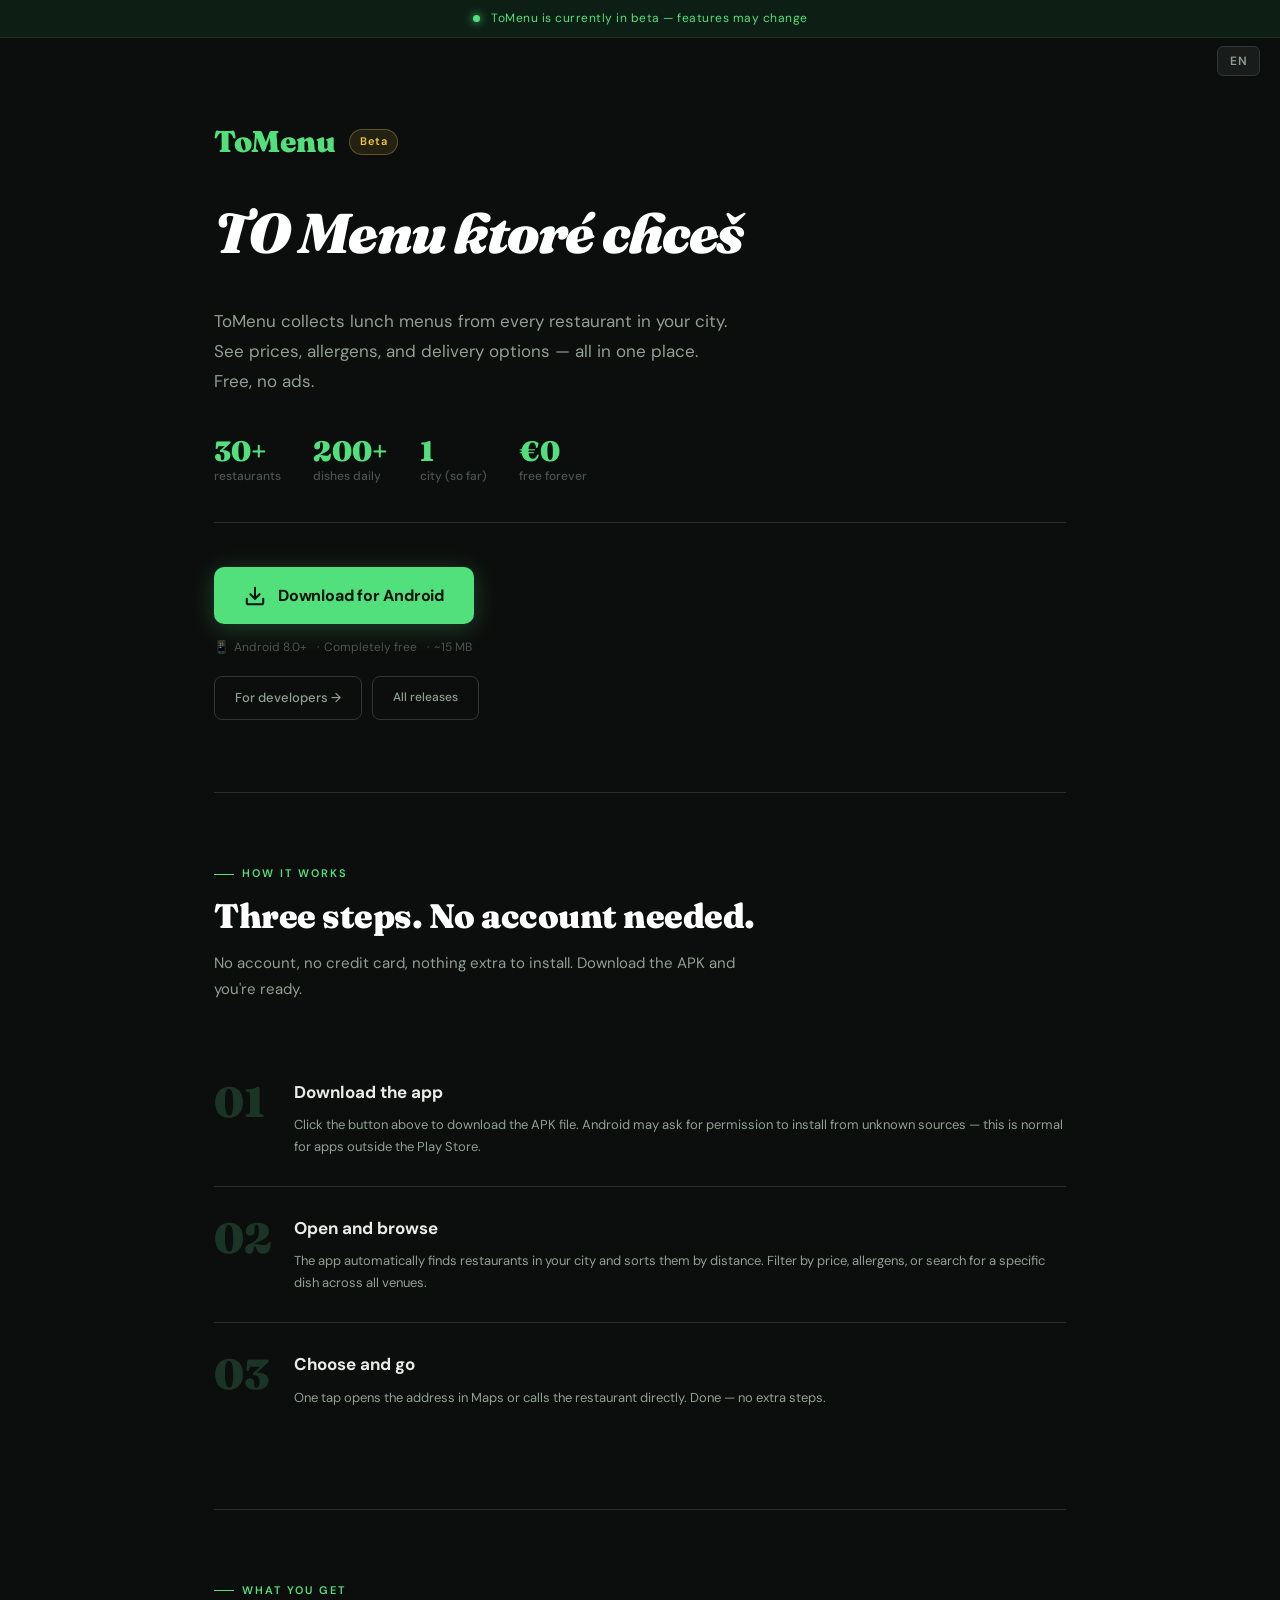
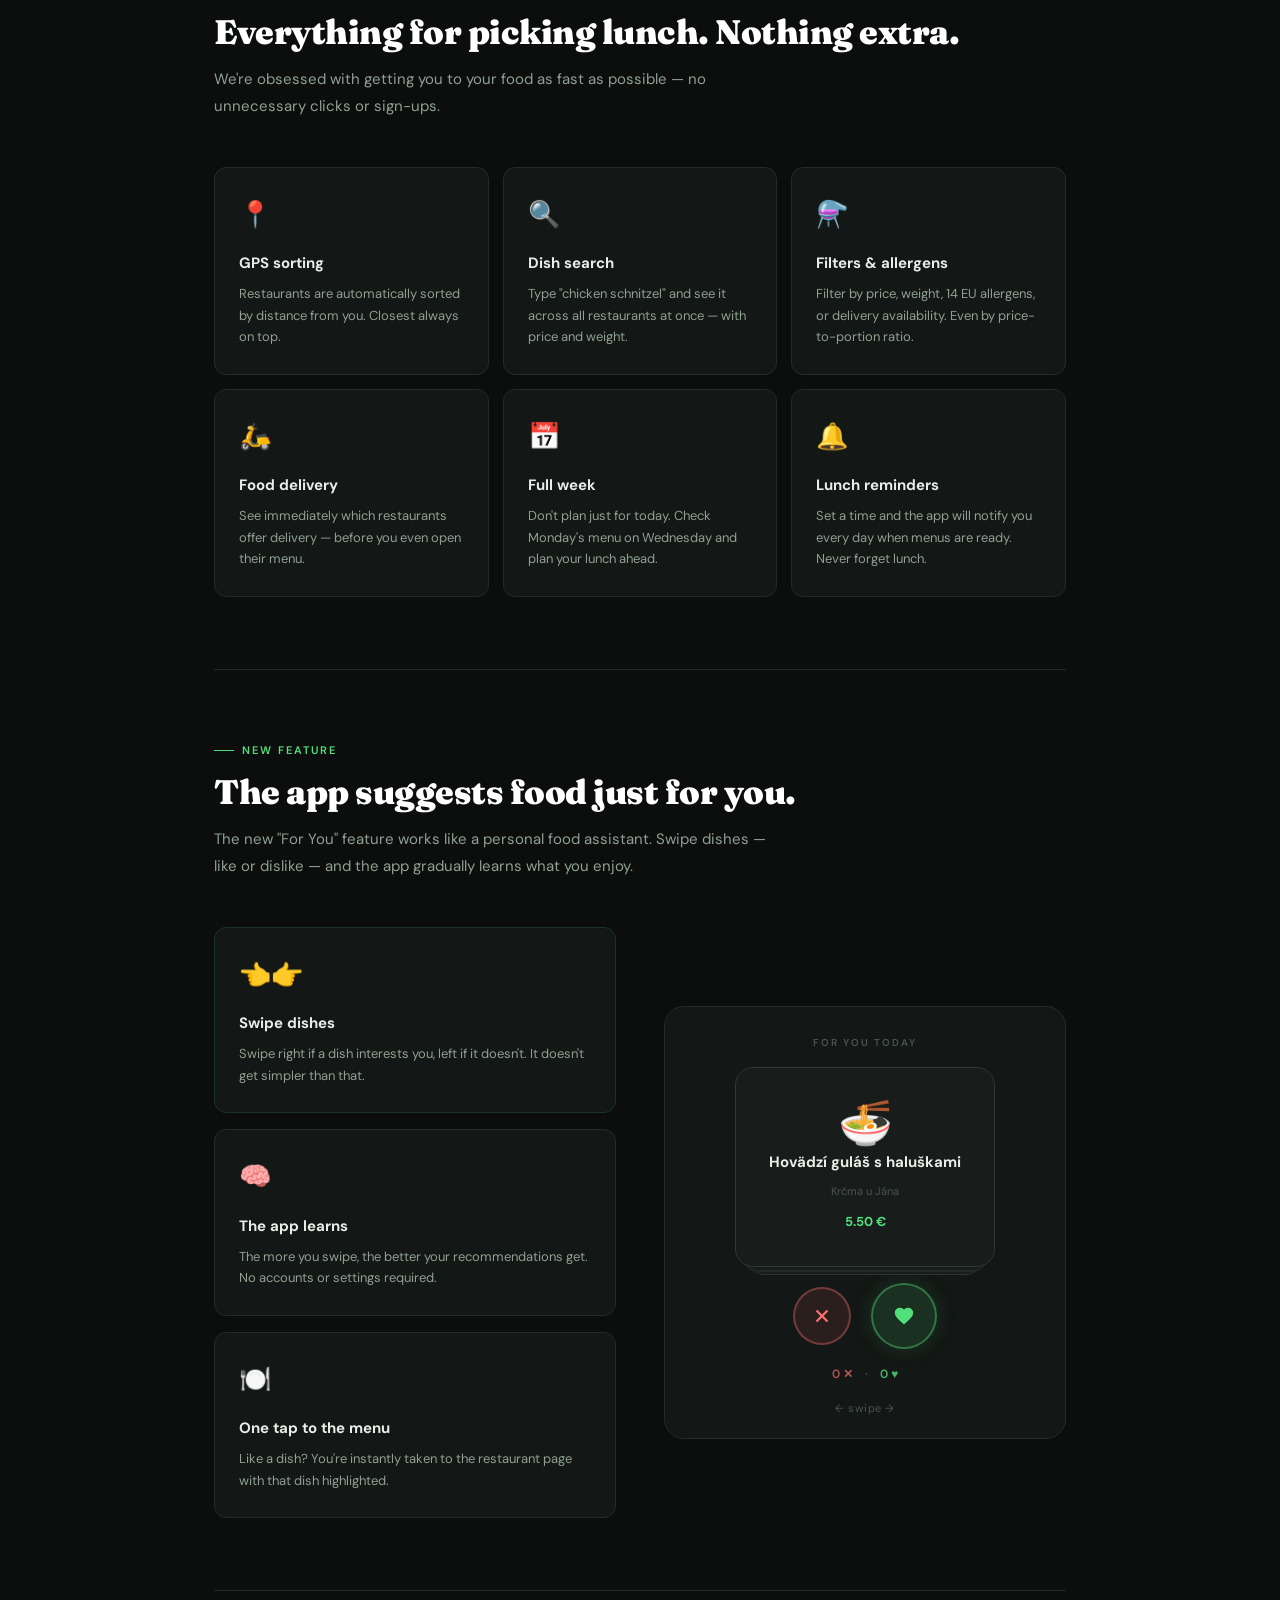
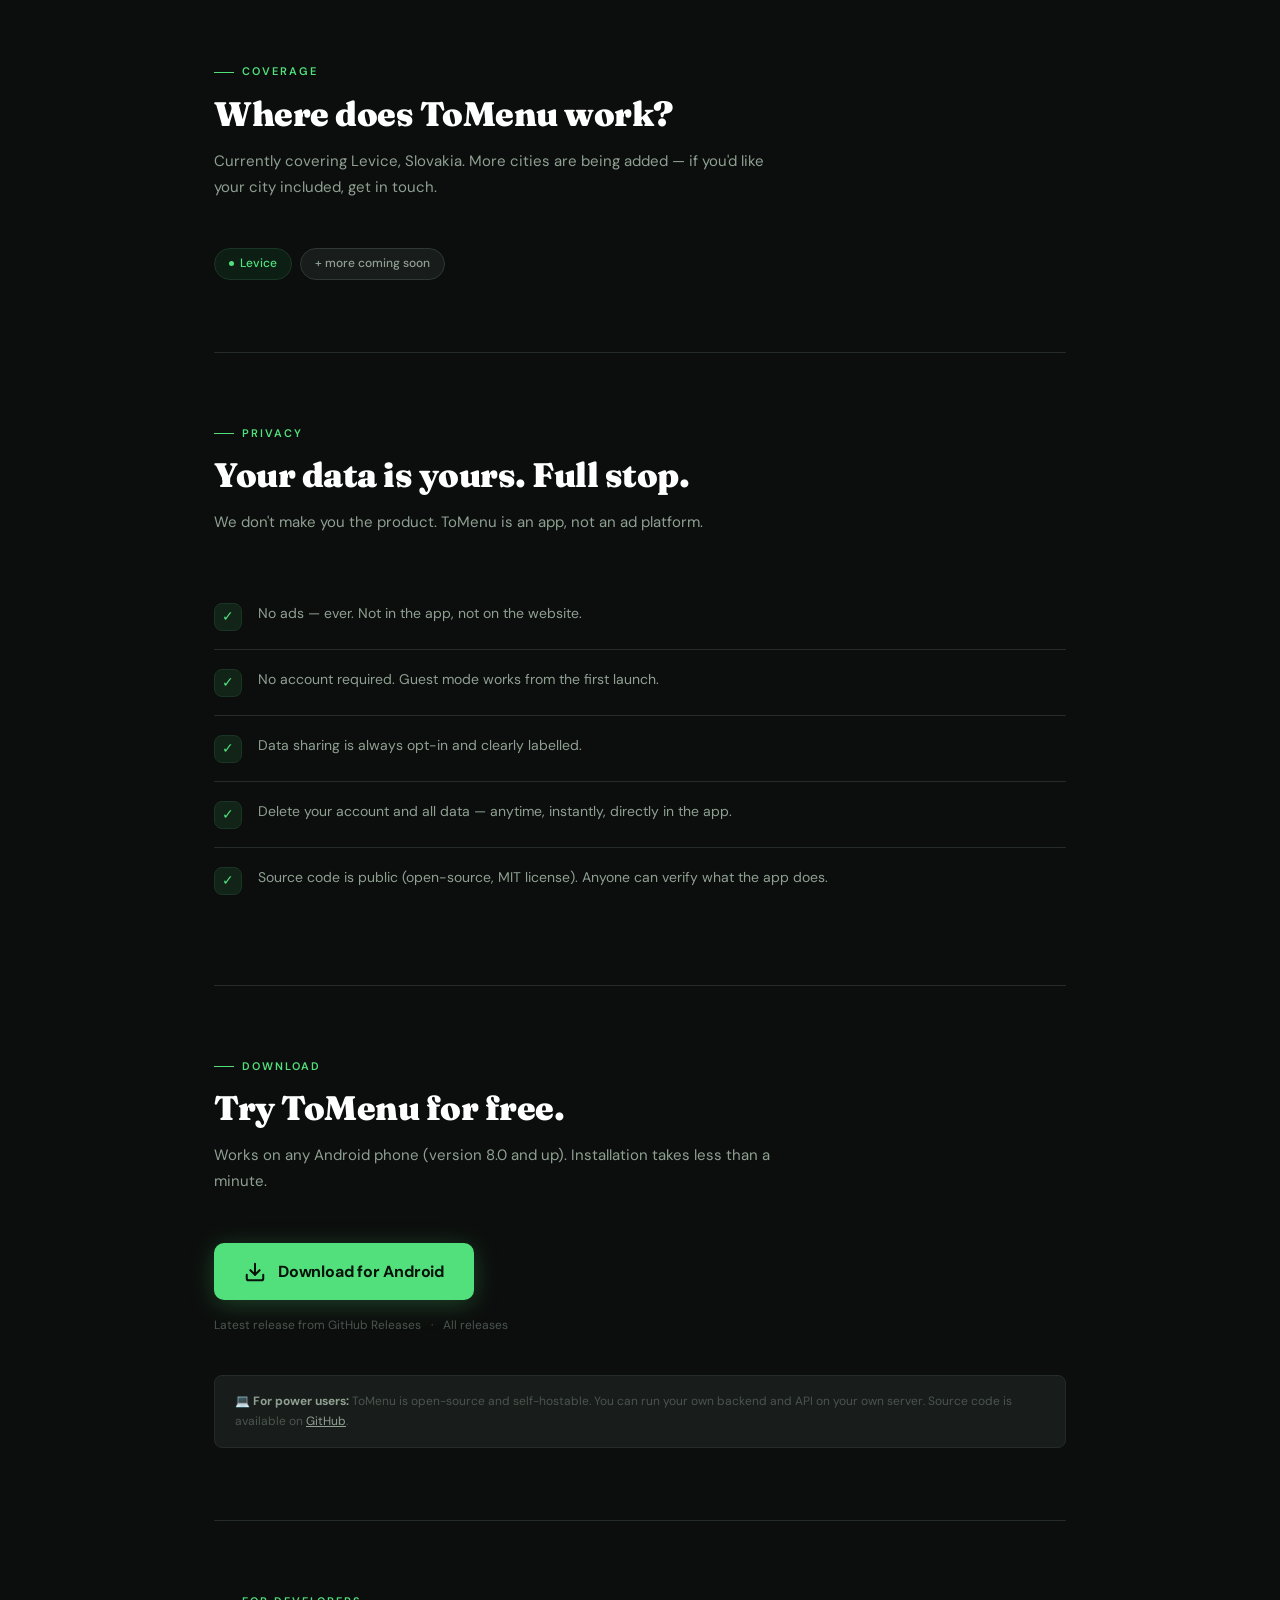
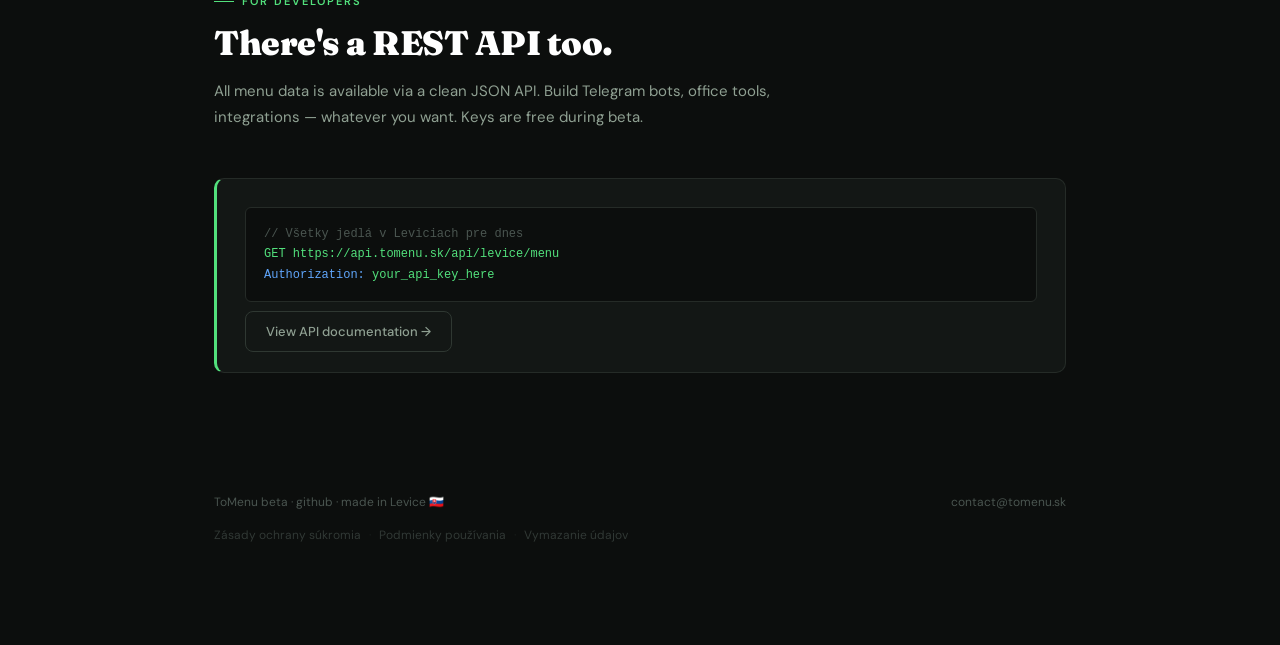
<file: index.html>
<!DOCTYPE html>
<html lang="sk">
<head>
<meta charset="UTF-8">
<meta name="viewport" content="width=device-width, initial-scale=1.0">
<title>ToMenu — Obedové menu všetkých reštaurácií na jednom mieste</title>
<meta name="description" content="ToMenu zbiera obedové menu reštaurácií z celého Slovenska do jednej aplikácie. GPS triedenie, pokročilé filtre, bez reklám, zadarmo. Stiahni APK pre Android.">
<meta name="keywords" content="obedové menu, reštaurácie, obed, Levice, Slovensko, ToMenu, lunch menu, jedálny lístok">
<meta name="author" content="ToMenu">
<meta name="robots" content="index, follow">
<link rel="canonical" href="https://tomenu.sk/">
<meta property="og:type"        content="website">
<meta property="og:url"         content="https://tomenu.sk/">
<meta property="og:title"       content="ToMenu — Obedové menu všetkých reštaurácií na jednom mieste">
<meta property="og:description" content="ToMenu zbiera obedové menu reštaurácií z celého Slovenska do jednej aplikácie. GPS triedenie, pokročilé filtre, bez reklám, zadarmo.">
<meta property="og:image"       content="https://tomenu.sk/og-image.png">
<meta property="og:locale"      content="sk_SK">
<meta property="og:locale:alternate" content="en_US">
<meta property="og:site_name"   content="ToMenu">
<meta name="twitter:card"        content="summary_large_image">
<meta name="twitter:title"       content="ToMenu — Obedové menu všetkých reštaurácií">
<meta name="twitter:description" content="GPS triedenie, pokročilé filtre, bez reklám, zadarmo. Pre Android.">
<meta name="twitter:image"       content="https://tomenu.sk/og-image.png">
<script type="application/ld+json">
{
  "@context": "https://schema.org",
  "@type": "WebSite",
  "name": "ToMenu",
  "url": "https://tomenu.sk",
  "potentialAction": {
    "@type": "SearchAction",
    "target": "https://tomenu.sk/?q={search_term_string}",
    "query-input": "required name=search_term_string"
  }
}
</script>
<script type="application/ld+json">
{
  "@context": "https://schema.org",
  "@type": "SiteLinksSearchBox",
  "url": "https://tomenu.sk",
  "potentialAction": [{
    "@type": "SearchAction",
    "target": "https://tomenu.sk/api",
    "query-input": "required name=search_term_string"
  }]
}
</script>
<script type="application/ld+json">
{
  "@context": "https://schema.org",
  "@type": "MobileApplication",
  "name": "ToMenu",
  "description": "ToMenu zbiera obedové menu reštaurácií z celého Slovenska do jednej aplikácie. GPS triedenie, pokročilé filtre, bez reklám, zadarmo.",
  "url": "https://tomenu.sk",
  "downloadUrl": "https://tomenu.sk/app/tomenu.apk",
  "applicationCategory": "FoodApplication",
  "operatingSystem": "Android 8.0+",
  "offers": { "@type": "Offer", "price": "0", "priceCurrency": "EUR" },
  "author": { "@type": "Person", "name": "Tomáš Hnilický" },
  "inLanguage": "sk",
  "countryOfOrigin": "SK",
  "screenshot": "https://tomenu.sk/og-image.png",
  "featureList": "GPS triedenie, filtre alergénov, týždenné menu, obedové upozornenia, swipe odporúčania",
  "softwareVersion": "1.0",
  "aggregateRating": {
    "@type": "AggregateRating",
    "ratingValue": "5",
    "ratingCount": "1",
    "bestRating": "5",
    "worstRating": "1"
  }
}
</script>
<script type="application/ld+json">
{
  "@context": "https://schema.org",
  "@type": "Organization",
  "name": "ToMenu",
  "url": "https://tomenu.sk",
  "logo": "https://tomenu.sk/favicon.png",
  "contactPoint": {
    "@type": "ContactPoint",
    "contactType": "customer support",
    "availableLanguage": ["Slovak", "Czech", "English"]
  }
}
</script>
<link rel="icon" type="image/png" sizes="32x32" href="/favicon.png">
<link rel="icon" type="image/png" sizes="16x16" href="/favicon.png">
<link rel="apple-touch-icon" sizes="180x180" href="/favicon.png">
<link rel="shortcut icon" href="/favicon.png">
<link rel="manifest" href="/manifest.json">
<meta name="theme-color" content="#3d9e5f">
<meta name="mobile-web-app-capable" content="yes">
<meta name="apple-mobile-web-app-capable" content="yes">
<meta name="apple-mobile-web-app-title" content="ToMenu">
<link rel="preconnect" href="https://fonts.googleapis.com">
<link rel="preconnect" href="https://fonts.gstatic.com" crossorigin>
<link rel="preload" as="style" href="https://fonts.googleapis.com/css2?family=DM+Sans:wght@400;600;700&family=Fraunces:ital,wght@0,900;1,900&display=swap">
<link href="https://fonts.googleapis.com/css2?family=DM+Sans:wght@400;600;700&family=Fraunces:ital,wght@0,900;1,900&display=swap" rel="stylesheet">
<style>
/* ── Reset & Root ── */
*, *::before, *::after { box-sizing: border-box; margin: 0; padding: 0; }
html { scroll-behavior: smooth; -webkit-text-size-adjust: 100%; }

:root {
  --bg:        #0c0e0d;
  --bg1:       #131715;
  --bg2:       #181c1a;
  --bg3:       #1e2420;
  --border:    #252b27;
  --border2:   #2f3832;
  --text:      #e8ede9;
  --text2:     #8fa092;
  --text3:     #4a5550;
  --green:     #52e07c;
  --green2:    #3dba62;
  --green-dim: #1a3526;
  --green-bg:  #0d1f14;
  --amber:     #f5c842;
  --red:       #f87171;
  --sans: 'DM Sans', sans-serif;
  --serif: 'Fraunces', serif;
}

body {
  font-family: var(--sans);
  background: var(--bg);
  color: var(--text);
  min-height: 100vh;
  line-height: 1.6;
  overflow-x: hidden;
}

/* ── Beta bar ── */
#beta-bar {
  background: var(--green-bg);
  border-bottom: 1px solid var(--green-dim);
  padding: 9px 24px;
  text-align: center;
  font-size: 12px;
  color: var(--green);
  letter-spacing: 0.5px;
  position: sticky;
  top: 0;
  z-index: 200;
}
#beta-bar .dot {
  display: inline-block; width: 7px; height: 7px;
  border-radius: 50%; background: var(--green);
  margin-right: 8px; vertical-align: middle;
  box-shadow: 0 0 8px var(--green);
  animation: blink 2s ease-in-out infinite;
}
@keyframes blink { 0%,100%{opacity:1} 50%{opacity:0.25} }

/* ── Lang toggle ── */
#lang-toggle {
  position: fixed; top: 46px; right: 20px; z-index: 300;
  font-family: var(--sans); font-size: 12px; font-weight: 600;
  letter-spacing: 0.5px; padding: 6px 12px;
  background: var(--bg2); border: 1px solid var(--border2);
  color: var(--text2); border-radius: 6px; cursor: pointer;
  transition: all 0.15s;
}
#lang-toggle:hover { border-color: var(--green); color: var(--green); }

/* ── Layout ── */
.page-wrap { max-width: 900px; margin: 0 auto; padding: 0 24px 100px; }

/* ── Hero ── */
header {
  padding: 80px 0 72px;
  border-bottom: 1px solid var(--border);
  position: relative;
  animation: fadein 0.6s ease both;
}
@keyframes fadein { from{opacity:0;transform:translateY(20px)} to{opacity:1;transform:translateY(0)} }

.logo-row {
  display: flex; align-items: center; gap: 14px; margin-bottom: 36px;
}
.logo-mark {
  font-family: var(--serif); font-size: 30px; font-weight: 900;
  color: var(--green); letter-spacing: -0.5px;
}
.beta-pill {
  font-size: 11px; font-weight: 600; letter-spacing: 0.5px;
  color: var(--amber); background: rgba(245,200,66,0.1);
  border: 1px solid rgba(245,200,66,0.3);
  padding: 3px 10px; border-radius: 20px;
}

h1 {
  font-family: var(--serif);
  font-size: clamp(36px, 7vw, 64px);
  font-weight: 900; line-height: 1.05;
  color: #fff; margin-bottom: 22px; letter-spacing: -1.5px;
}
h1 .accent { color: var(--green); font-style: italic; }

.hero-lead {
  font-size: clamp(15px, 2.5vw, 17px);
  color: var(--text2); max-width: 520px;
  line-height: 1.75; margin-bottom: 40px;
  font-weight: 400;
}

/* ── Stats row ── */
.stats-row {
  display: flex; gap: 32px; flex-wrap: wrap;
  margin-bottom: 44px; padding-bottom: 36px;
  border-bottom: 1px solid var(--border);
}
.stat { display: flex; flex-direction: column; gap: 2px; }
.stat-num {
  font-family: var(--serif); font-size: 28px; font-weight: 900;
  color: var(--green); line-height: 1;
}
.stat-label { font-size: 12px; color: var(--text3); font-weight: 500; }

/* ── Download section (hero) ── */
.download-hero {
  display: flex; flex-direction: column; gap: 14px; align-items: flex-start;
}
.btn-download {
  display: inline-flex; align-items: center; gap: 12px;
  font-family: var(--sans); font-size: 16px; font-weight: 700;
  padding: 16px 30px;
  background: var(--green); color: #071209;
  border: none; border-radius: 10px; cursor: pointer;
  text-decoration: none; transition: all 0.2s;
  box-shadow: 0 4px 24px rgba(82,224,124,0.25);
  letter-spacing: -0.2px;
}
.btn-download:hover {
  background: #6aeD90; transform: translateY(-2px);
  box-shadow: 0 8px 32px rgba(82,224,124,0.35);
}
.btn-download svg { flex-shrink: 0; }

.download-meta {
  display: flex; align-items: center; gap: 10px;
  font-size: 12px; color: var(--text3); flex-wrap: wrap;
}
.download-meta span { display: flex; align-items: center; gap: 5px; }

.btn-ghost {
  font-family: var(--sans); font-size: 13px; font-weight: 500;
  padding: 11px 20px; background: transparent; color: var(--text2);
  border: 1px solid var(--border2); border-radius: 8px;
  cursor: pointer; text-decoration: none; transition: all 0.15s;
}
.btn-ghost:hover { border-color: var(--green); color: var(--text); }

/* ── Sections ── */
section { padding: 72px 0; border-bottom: 1px solid var(--border); }
section:last-of-type { border-bottom: none; }

.section-eyebrow {
  font-size: 11px; letter-spacing: 2px; text-transform: uppercase;
  color: var(--green); font-weight: 600; margin-bottom: 14px;
  display: flex; align-items: center; gap: 8px;
}
.section-eyebrow::before { content: ''; display: block; width: 20px; height: 1px; background: var(--green); }

h2 {
  font-family: var(--serif);
  font-size: clamp(22px, 4vw, 34px);
  font-weight: 900; color: #fff;
  margin-bottom: 14px; letter-spacing: -0.5px; line-height: 1.15;
}
.section-sub {
  font-size: 15px; color: var(--text2); line-height: 1.75;
  max-width: 560px; margin-bottom: 48px;
}

/* ── Feature grid ── */
.feature-grid {
  display: grid;
  grid-template-columns: repeat(auto-fit, minmax(260px, 1fr));
  gap: 14px;
}
.feature-card {
  background: var(--bg1); border: 1px solid var(--border);
  border-radius: 12px; padding: 26px 24px; transition: all 0.2s;
  position: relative; overflow: hidden;
}
.feature-card::before {
  content: ''; position: absolute; top: 0; left: 0; right: 0; height: 2px;
  background: linear-gradient(90deg, transparent, var(--green-dim), transparent);
  opacity: 0; transition: opacity 0.2s;
}
.feature-card:hover { border-color: var(--border2); transform: translateY(-2px); }
.feature-card:hover::before { opacity: 1; }
.feature-icon { font-size: 26px; margin-bottom: 16px; }
.feature-title { font-size: 15px; font-weight: 700; color: var(--text); margin-bottom: 8px; }
.feature-desc { font-size: 13px; color: var(--text2); line-height: 1.65; }

/* ── FYP block layout ── */
.fyp-block {
  display: grid; grid-template-columns: 1fr 1fr; gap: 48px;
  align-items: center;
}
@media (max-width: 680px) { .fyp-block { grid-template-columns: 1fr; } }

/* ── FYP Interactive Demo ── */
.fyp-visual {
  background: var(--bg1); border: 1px solid var(--border);
  border-radius: 20px; padding: 28px 24px 20px;
  display: flex; flex-direction: column; gap: 16px;
  align-items: center; user-select: none;
}
.fyp-label {
  font-size: 10px; color: var(--text3); letter-spacing: 2px;
  text-transform: uppercase; font-weight: 600;
}
.swipe-deck {
  position: relative; width: 100%; max-width: 260px; height: 200px;
}
.swipe-card {
  position: absolute; inset: 0;
  background: var(--bg2); border: 1px solid var(--border2);
  border-radius: 18px; padding: 24px 20px;
  display: flex; flex-direction: column; align-items: center;
  justify-content: center; gap: 8px; text-align: center;
  cursor: grab; touch-action: pan-y;
  will-change: transform;
  -webkit-tap-highlight-color: transparent;
  user-select: none;
  -webkit-user-select: none;
}
.swipe-card:active { cursor: grabbing; }

.dish-emoji { font-size: 44px; line-height: 1; }
.dish-name { font-size: 15px; font-weight: 700; color: var(--text); line-height: 1.3; }
.dish-rest { font-size: 11px; color: var(--text3); margin-top: 2px; }
.dish-price { font-size: 13px; font-weight: 700; color: var(--green); margin-top: 4px; }

.swipe-actions {
  display: flex; gap: 20px; align-items: center;
}
.swipe-btn {
  width: 58px; height: 58px; border-radius: 50%; border: none;
  display: flex; align-items: center; justify-content: center;
  cursor: pointer; transition: all 0.18s; outline: none;
  -webkit-tap-highlight-color: transparent;
  user-select: none;
  -webkit-user-select: none;
}
.swipe-btn:active { transform: scale(0.88); }
.swipe-no {
  background: rgba(248,113,113,0.1); border: 2px solid rgba(248,113,113,0.35) !important;
  color: var(--red);
}
.swipe-no:hover { background: rgba(248,113,113,0.2); transform: scale(1.08); }
.swipe-yes {
  background: rgba(82,224,124,0.12); border: 2px solid rgba(82,224,124,0.4) !important;
  color: var(--green); width: 66px; height: 66px;
  box-shadow: 0 0 20px rgba(82,224,124,0.15);
}
.swipe-yes:hover { background: rgba(82,224,124,0.22); transform: scale(1.08); box-shadow: 0 0 28px rgba(82,224,124,0.3); }

.swipe-score {
  display: flex; gap: 12px; font-size: 12px; font-weight: 600;
}
.score-no { color: var(--red); opacity: 0.7; }
.score-yes { color: var(--green); opacity: 0.8; }
.score-sep { color: var(--text3); }

.swipe-hint {
  font-size: 11px; color: var(--text3); letter-spacing: 0.5px;
}

/* Like/Nope badges — opacity driven by JS inline style */
.swipe-card .like-badge, .swipe-card .nope-badge {
  position: absolute; top: 16px;
  font-size: 13px; font-weight: 800; letter-spacing: 2px;
  padding: 5px 12px; border-radius: 6px; opacity: 0;
  pointer-events: none; text-transform: uppercase;
  transition: opacity 0.1s;
}
.swipe-card .like-badge { right: 14px; color: var(--green); border: 2px solid var(--green); transform: rotate(12deg); }
.swipe-card .nope-badge { left:  14px; color: var(--red);   border: 2px solid var(--red);   transform: rotate(-12deg); }


/* ── How it works ── */
.steps { display: flex; flex-direction: column; }
.step {
  display: grid; grid-template-columns: 56px 1fr; gap: 24px;
  padding: 28px 0; border-bottom: 1px solid var(--border);
  align-items: flex-start;
}
.step:last-child { border-bottom: none; }
.step-num {
  font-family: var(--serif); font-size: 42px; font-weight: 900;
  color: var(--green-dim); line-height: 1; padding-top: 2px;
}
.step-title { font-size: 17px; font-weight: 700; color: var(--text); margin-bottom: 8px; }
.step-desc { font-size: 13px; color: var(--text2); line-height: 1.7; }

/* ── Privacy ── */
.privacy-grid { display: flex; flex-direction: column; }
.privacy-item {
  display: flex; align-items: flex-start; gap: 16px;
  padding: 18px 0; border-bottom: 1px solid var(--border);
  font-size: 14px; color: var(--text2);
}
.privacy-item:last-child { border-bottom: none; }
.priv-icon {
  width: 28px; height: 28px; border-radius: 8px;
  background: rgba(82,224,124,0.1); border: 1px solid var(--green-dim);
  display: flex; align-items: center; justify-content: center;
  color: var(--green); font-size: 14px; flex-shrink: 0; margin-top: 1px;
}

/* ── API box ── */
.api-box {
  background: var(--bg1); border: 1px solid var(--border);
  border-left: 3px solid var(--green); border-radius: 10px;
  padding: 28px; margin-top: 24px;
}
.code-block {
  background: var(--bg); border: 1px solid var(--border);
  border-radius: 6px; padding: 16px 18px; font-size: 12px;
  font-family: 'JetBrains Mono', 'Fira Code', monospace;
  color: var(--green); overflow-x: auto; white-space: pre; line-height: 1.7;
  margin-bottom: 16px;
}
.code-block .dim { color: var(--text3); }
.code-block .key { color: #60a5fa; }

/* ── Cities pill list ── */
.cities-row {
  display: flex; flex-wrap: wrap; gap: 8px; margin-top: 24px;
}
.city-pill {
  background: var(--bg2); border: 1px solid var(--border2);
  border-radius: 20px; padding: 5px 14px;
  font-size: 12px; font-weight: 500; color: var(--text2);
  display: flex; align-items: center; gap: 6px;
}
.city-pill.active { background: var(--green-bg); border-color: var(--green-dim); color: var(--green); }
.city-pill .dot { width: 5px; height: 5px; border-radius: 50%; background: currentColor; }

/* ── For devs note ── */
.dev-note {
  margin-top: 24px; padding: 16px 20px;
  background: var(--bg2); border: 1px solid var(--border);
  border-radius: 8px; font-size: 12px; color: var(--text3);
  line-height: 1.6;
}
.dev-note a { color: var(--text2); }
.dev-note a:hover { color: var(--green); }

/* ── Footer ── */
footer {
  padding: 48px 0 0;
  font-size: 12px; color: var(--text3);
  display: flex; flex-direction: column; gap: 14px;
}
.footer-main { display: flex; justify-content: space-between; flex-wrap: wrap; gap: 8px; }
.footer-main a { color: var(--text3); text-decoration: none; }
.footer-main a:hover { color: var(--text2); }
.footer-legal { display: flex; gap: 8px; flex-wrap: wrap; opacity: 0.6; }
.footer-legal a { color: inherit; text-decoration: none; }
.footer-legal a:hover { opacity: 1; text-decoration: underline; color: var(--text2); }
.footer-legal .sep { opacity: 0.4; }

/* ── Slogan animation ── */
#slogan-h1 {
  min-height: 1.3em;
}
#slogan-text {
  font-family: var(--serif);
  font-size: 56px;
  font-weight: 900;
  line-height: 1.1;
  letter-spacing: -1.5px;
  color: #fff;
  font-style: italic;
  transition: opacity 0.8s ease, transform 0.8s ease;
  opacity: 0;
  transform: translateY(8px);
  display: block;
}
#slogan-text.visible {
  opacity: 1;
  transform: translateY(0);
}
@media (max-width: 768px) {
  #slogan-text { font-size: 44px; letter-spacing: -1px; }
}
@media (max-width: 480px) {
  #slogan-text { font-size: 36px; letter-spacing: -0.5px; }
}
@media (max-width: 360px) {
  #slogan-text { font-size: 30px; }
}

@media (max-width: 640px) {
  .page-wrap { padding: 0 18px 60px; }
  header { padding: 48px 0 48px; }
  h1 { font-size: 34px; letter-spacing: -1px; }
  .hero-lead { font-size: 14px; }
  .stats-row { gap: 20px; }
  .stat-num { font-size: 24px; }
  .btn-download { font-size: 15px; padding: 14px 24px; }
  section { padding: 52px 0; }
  h2 { font-size: 24px; }
  .feature-grid { grid-template-columns: 1fr; gap: 10px; }
  .step { grid-template-columns: 44px 1fr; gap: 16px; }
  .step-num { font-size: 32px; }
  footer { flex-direction: column; text-align: center; }
  #lang-toggle { top: 42px; right: 12px; font-size: 11px; padding: 5px 9px; }
}
@media (max-width: 400px) {
  h1 { font-size: 28px; }
  .logo-mark { font-size: 24px; }
}
</style>
</head>
<body>

<div id="beta-bar">
  <span class="dot"></span>
  <span data-i18n="beta.bar">ToMenu je momentálne v beta verzii</span>
</div>

<button id="lang-toggle" onclick="toggleLang()">SK</button>

<div class="page-wrap">

  <!-- ── HERO ── -->
  <header>
    <div class="logo-row">
      <span class="logo-mark">ToMenu</span>
      <span class="beta-pill" data-i18n="hero.pill">Beta</span>
    </div>
    <h1 id="slogan-h1" aria-live="polite">
      <span id="slogan-text" class="accent"></span>
    </h1>
    <p class="hero-lead" data-i18n="hero.lead">ToMenu zbiera obedové menu zo všetkých reštaurácií vo vašom meste. Vidíte ceny, alergény, možnosť dovozu — všetko na jednom mieste. Zadarmo, bez reklám.</p>

    <!-- Stats -->
    <div class="stats-row">
      <div class="stat">
        <span class="stat-num" data-i18n="stat.restaurants">30+</span>
        <span class="stat-label" data-i18n="stat.restaurants.label">reštaurácií</span>
      </div>
      <div class="stat">
        <span class="stat-num" data-i18n="stat.dishes">200+</span>
        <span class="stat-label" data-i18n="stat.dishes.label">jedál denne</span>
      </div>
      <div class="stat">
        <span class="stat-num" data-i18n="stat.cities">1</span>
        <span class="stat-label" data-i18n="stat.cities.label">mesto (zatiaľ)</span>
      </div>
      <div class="stat">
        <span class="stat-num" data-i18n="stat.price">0 €</span>
        <span class="stat-label" data-i18n="stat.price.label">zadarmo navždy</span>
      </div>
    </div>

    <!-- Download -->
    <div class="download-hero">
      <a href="https://github.com/toomcis/tomenu-app/releases/latest/download/tomenu.apk"
         class="btn-download" id="main-download-btn">
        <svg width="22" height="22" fill="none" stroke="currentColor" stroke-width="2.2" stroke-linecap="round" stroke-linejoin="round" viewBox="0 0 24 24">
          <path d="M21 15v4a2 2 0 0 1-2 2H5a2 2 0 0 1-2-2v-4"/>
          <polyline points="7 10 12 15 17 10"/>
          <line x1="12" y1="15" x2="12" y2="3"/>
        </svg>
        <span data-i18n="hero.download">Stiahnuť pre Android</span>
      </a>
      <div class="download-meta">
        <span>📱 <span data-i18n="dl.android">Android 8.0+</span></span>
        <span>· <span data-i18n="dl.free">Úplne zadarmo</span></span>
        <span>· <span data-i18n="dl.size">~15 MB</span></span>
      </div>
      <div style="display:flex;gap:10px;margin-top:4px;flex-wrap:wrap;">
        <a href="/api" class="btn-ghost" data-i18n="hero.api_btn">Pre vývojárov →</a>
        <a href="https://github.com/toomcis/tomenu-app/releases" class="btn-ghost" style="font-size:12px;" data-i18n="dl.all_releases">Všetky verzie</a>
      </div>
    </div>
  </header>

  <!-- ── HOW IT WORKS ── -->
  <section id="how">
    <div class="section-eyebrow" data-i18n="how.eyebrow">Ako to funguje</div>
    <h2 data-i18n="how.title">Tri kroky. Žiadna registrácia.</h2>
    <p class="section-sub" data-i18n="how.sub">Nemusíte vytvárať účet, zadávať kartu ani nič inštalovať zo zhoda. Stiahnete APK a ste hneď v obraze.</p>
    <div class="steps">
      <div class="step">
        <div class="step-num">01</div>
        <div>
          <div class="step-title" data-i18n="step1.title">Stiahnite aplikáciu</div>
          <div class="step-desc"  data-i18n="step1.desc">Kliknite na tlačidlo vyššie a stiahnite APK súbor. Pri inštalácii Android môže požiadať o povolenie inštalácie z neznámych zdrojov — to je v poriadku, je to štandardný postup pre aplikácie mimo Play Store.</div>
        </div>
      </div>
      <div class="step">
        <div class="step-num">02</div>
        <div>
          <div class="step-title" data-i18n="step2.title">Otvorte a prehliadajte</div>
          <div class="step-desc"  data-i18n="step2.desc">Aplikácia automaticky nájde reštaurácie vo vašom meste a zoradí ich podľa vzdialenosti. Môžete filtrovať podľa ceny, alergénov, alebo hľadať konkrétne jedlo naprieč všetkými podnikmi.</div>
        </div>
      </div>
      <div class="step">
        <div class="step-num">03</div>
        <div>
          <div class="step-title" data-i18n="step3.title">Vyberte si a choďte</div>
          <div class="step-desc"  data-i18n="step3.desc">Jedným klepnutím otvoríte adresu v Mapách alebo zavoláte priamo do reštaurácie. Hotovo — žiadne ďalšie kroky.</div>
        </div>
      </div>
    </div>
  </section>

  <!-- ── FEATURES ── -->
  <section id="features">
    <div class="section-eyebrow" data-i18n="feat.eyebrow">Čo získate</div>
    <h2 data-i18n="feat.title">Všetko na výber obeda. Nič navyše.</h2>
    <p class="section-sub" data-i18n="feat.sub">Sme posadnutí tým, aby ste sa k jedlu dostali čo najrýchlejšie — bez zbytočných kliknutí a registrácií.</p>
    <div class="feature-grid">
      <div class="feature-card">
        <div class="feature-icon">📍</div>
        <div class="feature-title" data-i18n="feat.gps.title">GPS zoradenie</div>
        <div class="feature-desc"  data-i18n="feat.gps.desc">Reštaurácie sú automaticky zoradené podľa vzdialenosti od vás. Tie najbližšie vždy hore.</div>
      </div>
      <div class="feature-card">
        <div class="feature-icon">🔍</div>
        <div class="feature-title" data-i18n="feat.search.title">Hľadanie jedál</div>
        <div class="feature-desc"  data-i18n="feat.search.desc">Napíšte „kurací rezeň" a uvidíte ho vo všetkých reštauráciách naraz — s cenou a gramážou.</div>
      </div>
      <div class="feature-card">
        <div class="feature-icon">⚗️</div>
        <div class="feature-title" data-i18n="feat.filter.title">Filtre a alergény</div>
        <div class="feature-desc"  data-i18n="feat.filter.desc">Filtrujte podľa ceny, váhy, 14 EU alergénov alebo možnosti dovozu. Aj podľa pomeru cena/gramáž.</div>
      </div>
      <div class="feature-card">
        <div class="feature-icon">🛵</div>
        <div class="feature-title" data-i18n="feat.delivery.title">Dovoz jedla</div>
        <div class="feature-desc"  data-i18n="feat.delivery.desc">Vidíte hneď, ktoré reštaurácie ponúkajú dovoz — ešte predtým, než otvoríte ich menu.</div>
      </div>
      <div class="feature-card">
        <div class="feature-icon">📅</div>
        <div class="feature-title" data-i18n="feat.week.title">Celý týždeň</div>
        <div class="feature-desc"  data-i18n="feat.week.desc">Neplánujte len na dnes. Pozrite si pondelkové menu aj v stredu a naplánujte obed vopred.</div>
      </div>
      <div class="feature-card">
        <div class="feature-icon">🔔</div>
        <div class="feature-title" data-i18n="feat.notif.title">Upozornenia na obed</div>
        <div class="feature-desc"  data-i18n="feat.notif.desc">Nastavte si čas a aplikácia vás každý deň upozorní, keď sú menu pripravené. Nikdy nezabudnete na obed.</div>
      </div>
    </div>
  </section>

  <!-- ── FYP ── -->
  <section id="fyp">
    <div class="section-eyebrow" data-i18n="fyp.eyebrow">Novinka</div>
    <h2 data-i18n="fyp.title">Aplikácia navrhne jedlo práve pre vás.</h2>
    <p class="section-sub" data-i18n="fyp.sub">Nová funkcia "Pre Vás" funguje ako osobný kulinársky asistent. Swipujete jedlá — páči sa / nepáči — a aplikácia sa postupne naučí, čo máte radi.</p>
    <div class="fyp-block">
      <div>
        <div style="display:flex;flex-direction:column;gap:16px;">
          <div class="feature-card" style="border-color:var(--green-dim);">
            <div class="feature-icon">👈👉</div>
            <div class="feature-title" data-i18n="fyp.swipe.title">Swipujte jedlá</div>
            <div class="feature-desc"  data-i18n="fyp.swipe.desc">Potiahnite doprava ak vás jedlo zaujalo, doľava ak nie. Jednoduchšie to nejde.</div>
          </div>
          <div class="feature-card">
            <div class="feature-icon">🧠</div>
            <div class="feature-title" data-i18n="fyp.learn.title">Aplikácia sa učí</div>
            <div class="feature-desc"  data-i18n="fyp.learn.desc">Čím viac swipujete, tým lepšie odporúčania dostávate. Žiadne účty ani nastavenia potrebné.</div>
          </div>
          <div class="feature-card">
            <div class="feature-icon">🍽️</div>
            <div class="feature-title" data-i18n="fyp.open.title">Jedným klepnutím na menu</div>
            <div class="feature-desc"  data-i18n="fyp.open.desc">Páči sa vám jedlo? Okamžite sa dostanete na stránku reštaurácie s týmto jedlom.</div>
          </div>
        </div>
      </div>
      <div class="fyp-visual">
        <div class="fyp-label" data-i18n="fyp.preview.label">Pre vás dnes</div>
        <div class="swipe-deck" id="swipe-deck">
          <!-- Cards injected by JS -->
        </div>
        <div class="swipe-actions">
          <button class="swipe-btn swipe-no" id="btn-no" onclick="triggerSwipe('no')" title="Nie, ďakujem">
            <svg width="22" height="22" fill="none" stroke="currentColor" stroke-width="2.5" viewBox="0 0 24 24"><line x1="18" y1="6" x2="6" y2="18"/><line x1="6" y1="6" x2="18" y2="18"/></svg>
          </button>
          <button class="swipe-btn swipe-yes" id="btn-yes" onclick="triggerSwipe('yes')" title="Daj mi to!">
            <svg width="22" height="22" fill="currentColor" viewBox="0 0 24 24"><path d="M12 21.35l-1.45-1.32C5.4 15.36 2 12.28 2 8.5 2 5.42 4.42 3 7.5 3c1.74 0 3.41.81 4.5 2.09C13.09 3.81 14.76 3 16.5 3 19.58 3 22 5.42 22 8.5c0 3.78-3.4 6.86-8.55 11.54L12 21.35z"/></svg>
          </button>
        </div>
        <div class="swipe-score">
          <span class="score-no" id="score-no">0 ✕</span>
          <span class="score-sep">·</span>
          <span class="score-yes" id="score-yes">0 ♥</span>
        </div>
        <div class="swipe-hint" data-i18n="fyp.preview.hint">← potiahnite alebo kliknite →</div>
      </div>
    </div>
  </section>

  <!-- ── CITIES ── -->
  <section id="cities">
    <div class="section-eyebrow" data-i18n="cities.eyebrow">Pokrytie</div>
    <h2 data-i18n="cities.title">Kde ToMenu funguje?</h2>
    <p class="section-sub" data-i18n="cities.sub">Momentálne pokrývame Levice. Ďalšie mestá pribúdajú — ak chcete vaše mesto pridať, napíšte nám.</p>
    <div class="cities-row">
      <div class="city-pill active"><span class="dot"></span> Levice</div>
      <div class="city-pill" data-i18n="cities.soon">+ ďalšie čoskoro</div>
    </div>
  </section>

  <!-- ── PRIVACY ── -->
  <section id="privacy">
    <div class="section-eyebrow" data-i18n="priv.eyebrow">Súkromie</div>
    <h2 data-i18n="priv.title">Vaše dáta sú vaše. Bodka.</h2>
    <p class="section-sub" data-i18n="priv.sub">Nevyrábame z vás produkt. ToMenu je aplikácia, nie reklamná platforma.</p>
    <div class="privacy-grid">
      <div class="privacy-item"><div class="priv-icon">✓</div><span data-i18n="priv.1">Žiadne reklamy — nikdy. Ani v aplikácii, ani na webe.</span></div>
      <div class="privacy-item"><div class="priv-icon">✓</div><span data-i18n="priv.2">Účet nie je povinný. Hosťovský režim funguje od prvého spustenia.</span></div>
      <div class="privacy-item"><div class="priv-icon">✓</div><span data-i18n="priv.3">Zdieľanie dát je vždy dobrovoľné a jasne označené.</span></div>
      <div class="privacy-item"><div class="priv-icon">✓</div><span data-i18n="priv.4">Vymazanie účtu a všetkých dát — kedykoľvek, okamžite, priamo v aplikácii.</span></div>
      <div class="privacy-item"><div class="priv-icon">✓</div><span data-i18n="priv.5">Zdrojový kód je verejný (open-source, MIT licencia). Každý si môže overiť, čo aplikácia robí.</span></div>
    </div>
  </section>

  <!-- ── DOWNLOAD (bottom) ── -->
  <section id="download">
    <div class="section-eyebrow" data-i18n="dl.eyebrow">Stiahnuť</div>
    <h2 data-i18n="dl.title">Vyskúšajte ToMenu zadarmo.</h2>
    <p class="section-sub" data-i18n="dl.sub">Funguje na každom Android telefóne (verzia 8.0 a novšia). Inštalácia trvá menej ako minútu.</p>
    <div style="display:flex;flex-direction:column;gap:16px;align-items:flex-start;">
      <a href="https://github.com/toomcis/tomenu-app/releases/latest/download/tomenu.apk"
         class="btn-download">
        <svg width="22" height="22" fill="none" stroke="currentColor" stroke-width="2.2" stroke-linecap="round" stroke-linejoin="round" viewBox="0 0 24 24">
          <path d="M21 15v4a2 2 0 0 1-2 2H5a2 2 0 0 1-2-2v-4"/>
          <polyline points="7 10 12 15 17 10"/>
          <line x1="12" y1="15" x2="12" y2="3"/>
        </svg>
        <span data-i18n="hero.download">Stiahnuť pre Android</span>
      </a>
      <div class="download-meta">
        <span data-i18n="dl.github_note">Najnovšia verzia z GitHub Releases</span>
        <span>·</span>
        <a href="https://github.com/toomcis/tomenu-app/releases" style="color:var(--text3);text-decoration:none;" data-i18n="dl.all_releases">Všetky verzie →</a>
      </div>
      <div class="dev-note" data-i18n="dl.dev_note">
        💻 <strong style="color:var(--text2);">Pre pokročilých:</strong> ToMenu je open-source a self-hostovateľné. Môžete si spustiť vlastný backend a API na svojom serveri. Zdrojový kód je dostupný na <a href="https://github.com/toomcis/tomenu-app">GitHub</a>.
      </div>
    </div>
  </section>

  <!-- ── API ── -->
  <section id="api">
    <div class="section-eyebrow" data-i18n="api.eyebrow">Pre vývojárov</div>
    <h2 data-i18n="api.title">Existuje aj REST API.</h2>
    <p class="section-sub" data-i18n="api.sub">Všetky dáta o menu sú dostupné cez čisté JSON API. Stavajte Telegram boty, firemné nástroje, integrátory — čokoľvek. Kľúče sú počas bety zadarmo.</p>
    <div class="api-box">
      <div class="code-block"><span class="dim">// Všetky jedlá v Leviciach pre dnes</span>
GET https://api.tomenu.sk/api/levice/menu
<span class="key">Authorization:</span> your_api_key_here</div>
      <a href="/api" class="btn-ghost" data-i18n="api.btn">Zobraziť API dokumentáciu →</a>
    </div>
  </section>

  <!-- ── FOOTER ── -->
  <footer>
    <div class="footer-main">
      <span data-i18n="footer.left">ToMenu beta · <a href="https://github.com/toomcis/tomenu-app">github</a> · vyrobené v Leviciach 🇸🇰</span>
      <span><a href="mailto:contact@tomenu.sk">contact@tomenu.sk</a></span>
    </div>
    <div class="footer-legal">
      <a href="/privacy">Zásady ochrany súkromia</a>
      <span class="sep">·</span>
      <a href="/tos">Podmienky používania</a>
      <span class="sep">·</span>
      <a href="/deletion">Vymazanie údajov</a>
    </div>
  </footer>

</div>

<script>
// ── Slogan animation ──────────────────────────────────────────────────────────
const SLOGANS = [
  'Je to TO menu ktoré potrebuješ',
  'TO posledné menu ktoré potrebuješ',
  'Zmodernizuj vyberanie jedla',
  'Budúcnosť vyberania obedov',
  'Nájdeš tam TO menu ktoré potrebuješ',
  'Áno, je tam aj TO Menu',
  'TO Menu či určite vychutnáš',
  'Konečne si normálne výber obed',
  'Daj si TO Menu',
  'TO Menu si musíš dať!',
  'TO Menu ti zachutí',
  'S ToMenu nepotrebuješ žiadne iné menu',
  'Je to TO Menu',
  'TO Menu ktoré potrebuješ',
  'Ja viem že chceš TO Menu',
  'TO najlepšie menu',
  'TO Menu ktoré chceš',
];

function shuffle(arr) {
  const a = [...arr];
  for (let i = a.length - 1; i > 0; i--) {
    const j = Math.floor(Math.random() * (i + 1));
    [a[i], a[j]] = [a[j], a[i]];
  }
  return a;
}

async function runSloganIntro() {
  const el = document.getElementById('slogan-text');
  if (!el) return;
  const picks = shuffle(SLOGANS).slice(0, 4);
  const FADE_MS = 800, HOLD_MS = 2400, GAP_MS = 120;
  const delay = ms => new Promise(r => setTimeout(r, ms));

  async function showSlogan(text) {
    el.textContent = text;
    el.classList.add('visible');
    await delay(HOLD_MS);
    el.classList.remove('visible');
    await delay(FADE_MS + GAP_MS);
  }

  for (let i = 0; i < picks.length - 1; i++) await showSlogan(picks[i]);
  el.textContent = picks[picks.length - 1];
  el.classList.add('visible');
}

// ── Interactive Swipe Demo ────────────────────────────────────────────────────
// Dish data — Slovak only (demo is always in Slovak, it's a local product)
const DEMO_DISHES = [
  { emoji: '🥩', name: 'Sviečková na smotane',        rest: 'Reštaurácia Centrál',  price: '6.90 €' },
  { emoji: '🍜', name: 'Hovädzí guláš s haluškami',   rest: 'Krčma u Jána',         price: '5.50 €' },
  { emoji: '🍗', name: 'Vyprážané kuracie stehno',     rest: 'Bistro Slnko',         price: '4.80 €' },
  { emoji: '🐟', name: 'Grilovaný losos s ryžou',      rest: 'Reštaurácia More',     price: '7.20 €' },
  { emoji: '🥗', name: 'Cézar šalát s kuracím mäsom', rest: 'Fit&Go',               price: '5.10 €' },
  { emoji: '🍝', name: 'Špagety Bolognese',            rest: 'Pizzeria Roma',        price: '5.90 €' },
  { emoji: '🥘', name: 'Bravčový rezeň so zemiakmi',  rest: 'Jedáleň Olympia',      price: '4.50 €' },
  { emoji: '🍲', name: 'Fazuľová polievka + hlavné',   rest: 'Domáca kuchyňa',      price: '5.20 €' },
  { emoji: '🌮', name: 'Plnená tortilla so šalátom',   rest: 'Mex&Go',              price: '5.70 €' },
  { emoji: '🍛', name: 'Kuracie kari s basmati ryžou', rest: 'Spice House',          price: '6.30 €' },
  { emoji: '🥙', name: 'Grécky gyros s tzatziki',      rest: 'Mediteran',            price: '5.40 €' },
  { emoji: '🍖', name: 'Pečené bravčové rebierka',     rest: 'BBQ Levice',           price: '7.80 €' },
  { emoji: '🧆', name: 'Vegetariánsky falafel wrap',   rest: 'Green Bowl',           price: '4.90 €' },
  { emoji: '🍣', name: 'Sushi set (8 ks) + miso',      rest: 'Sakura',               price: '8.50 €' },
  { emoji: '🥚', name: 'Omeleta so syrom a šunkou',    rest: 'Raňajky & Obed',      price: '3.90 €' },
  { emoji: '🍱', name: 'Dnešné menu šéfkuchára',       rest: 'Grand Hotel Lev',      price: '6.60 €' },
  { emoji: '🫕', name: 'Kapustnica so slaninou',        rest: 'Slovenská krčma',     price: '4.20 €' },
  { emoji: '🥩', name: 'Steakový burger s hranolkami', rest: 'Burger Brothers',      price: '6.90 €' },
  { emoji: '🍤', name: 'Vyprážané rybie filé',          rest: 'Neptún',               price: '5.80 €' },
  { emoji: '🥦', name: 'Tofu stir-fry so zeleninou',   rest: 'Vegan Corner',         price: '5.30 €' },
];

// Localized badge text — pulled after i18n loads
function getBadgeText(dir) {
  if (typeof T !== 'undefined') {
    return dir === 'yes' ? (T['fyp.badge.yes'] || 'CHCEM!') : (T['fyp.badge.no'] || 'NIE!');
  }
  return dir === 'yes' ? 'CHCEM!' : 'NIE!';
}

let deckQueue   = [];
let scores      = { yes: 0, no: 0 };
let isSwiping   = false;
let dragListeners = null; // track so we can remove them

function shuffleDishes() {
  const a = [...DEMO_DISHES];
  for (let i = a.length - 1; i > 0; i--) {
    const j = Math.floor(Math.random() * (i + 1));
    [a[i], a[j]] = [a[j], a[i]];
  }
  return a;
}

function makeCard(dish) {
  const el = document.createElement('div');
  el.className = 'swipe-card';
  // Badges use localized text at creation time
  el.innerHTML = `
    <span class="like-badge">${getBadgeText('yes')}</span>
    <span class="nope-badge">${getBadgeText('no')}</span>
    <div class="dish-emoji">${dish.emoji}</div>
    <div class="dish-name">${dish.name}</div>
    <div class="dish-rest">${dish.rest}</div>
    <div class="dish-price">${dish.price}</div>
  `;
  return el;
}

// ── Stack logic ──
// DOM order: index 0 = bottom (z-index 1), last = top card (z-index 3).
// CSS uses nth-last-child so the last DOM child is always visually on top.
// This means: append new card → it's on top. We pre-load 3 cards, last = top.

function initDeck() {
  const deck = document.getElementById('swipe-deck');
  if (!deck) return;
  deck.innerHTML = '';
  deckQueue = shuffleDishes();

  // Push 3 cards: first pushed = bottom, last pushed = top
  const visible = deckQueue.splice(0, 3);
  visible.forEach(dish => deck.appendChild(makeCard(dish)));

  applyStackStyles();
  attachDrag();
}

function applyStackStyles() {
  // Rather than using classes for position, we directly style each card
  // so there's zero ambiguity. Last child = top.
  const deck = document.getElementById('swipe-deck');
  if (!deck) return;
  const cards = [...deck.querySelectorAll('.swipe-card')];
  cards.forEach((c, i) => {
    const fromTop = cards.length - 1 - i; // 0 = top card, 1 = second, 2 = third
    c.style.zIndex   = cards.length - fromTop;
    c.style.transform = fromTop === 0
      ? 'translateX(0) translateY(0) rotate(0deg) scale(1)'
      : fromTop === 1
        ? 'scale(0.95) translateY(10px)'
        : 'scale(0.90) translateY(20px)';
    c.style.transition = fromTop === 0 ? '' : 'transform 0.3s ease';
    c.style.opacity = fromTop > 2 ? '0' : '1';
  });
}

function getTopCard() {
  const deck = document.getElementById('swipe-deck');
  if (!deck) return null;
  const cards = [...deck.querySelectorAll('.swipe-card')];
  return cards.length ? cards[cards.length - 1] : null;
}

function attachDrag() {
  // Remove previous listeners if any
  if (dragListeners) {
    window.removeEventListener('mousemove', dragListeners.move);
    window.removeEventListener('mouseup',   dragListeners.end);
    window.removeEventListener('touchmove', dragListeners.move);
    window.removeEventListener('touchend',  dragListeners.end);
  }

  const top = getTopCard();
  if (!top) return;

  let startX = 0, startY = 0, curX = 0, dragging = false;

  function onStart(e) {
    if (isSwiping) return;
    dragging = true;
    curX = 0;
    startX = e.touches ? e.touches[0].clientX : e.clientX;
    startY = e.touches ? e.touches[0].clientY : e.clientY;
    top.style.transition = 'none'; // instant follow during drag
  }

  function onMove(e) {
    if (!dragging) return;
    curX = (e.touches ? e.touches[0].clientX : e.clientX) - startX;
    const curY = (e.touches ? e.touches[0].clientY : e.clientY) - startY;
    const rot  = curX * 0.07;
    top.style.transform = `translateX(${curX}px) translateY(${curY * 0.25}px) rotate(${rot}deg) scale(1)`;

    // Badges
    const threshold = 45;
    top.querySelector('.like-badge').style.opacity = curX >  threshold ? Math.min((curX - threshold) / 40, 1) : 0;
    top.querySelector('.nope-badge').style.opacity = curX < -threshold ? Math.min((-curX - threshold) / 40, 1) : 0;

    // Nudge the card below slightly as top moves
    const second = getSecondCard();
    if (second) {
      const progress = Math.min(Math.abs(curX) / 120, 1);
      const scale = 0.95 + 0.05 * progress;
      const ty    = 10  - 10  * progress;
      second.style.transform  = `scale(${scale}) translateY(${ty}px)`;
      second.style.transition = 'none';
    }
  }

  function onEnd() {
    if (!dragging) return;
    dragging = false;

    // Reset badge opacity
    top.querySelector('.like-badge').style.opacity = 0;
    top.querySelector('.nope-badge').style.opacity = 0;

    if      (curX >  80) doSwipe('yes');
    else if (curX < -80) doSwipe('no');
    else {
      // Snap back
      top.style.transition = 'transform 0.4s cubic-bezier(0.34,1.56,0.64,1)';
      top.style.transform  = 'translateX(0) translateY(0) rotate(0deg) scale(1)';
      const second = getSecondCard();
      if (second) {
        second.style.transition = 'transform 0.3s ease';
        second.style.transform  = 'scale(0.95) translateY(10px)';
      }
    }
    curX = 0;
  }

  top.addEventListener('mousedown',  onStart);
  top.addEventListener('touchstart', onStart, { passive: true });
  window.addEventListener('mousemove', onMove);
  window.addEventListener('mouseup',   onEnd);
  window.addEventListener('touchmove', onMove, { passive: true });
  window.addEventListener('touchend',  onEnd);

  dragListeners = { move: onMove, end: onEnd };
}

function getSecondCard() {
  const deck = document.getElementById('swipe-deck');
  if (!deck) return null;
  const cards = [...deck.querySelectorAll('.swipe-card')];
  return cards.length >= 2 ? cards[cards.length - 2] : null;
}

function doSwipe(dir) {
  if (isSwiping) return;
  isSwiping = true;

  const deck = document.getElementById('swipe-deck');
  const top  = getTopCard();
  if (!top) { isSwiping = false; return; }

  // Button pulse
  const btn = document.getElementById(dir === 'yes' ? 'btn-yes' : 'btn-no');
  if (btn) { btn.style.transform = 'scale(1.3)'; setTimeout(() => btn.style.transform = '', 200); }

  // Score
  scores[dir]++;
  const yesEl = document.getElementById('score-yes');
  const noEl  = document.getElementById('score-no');
  if (yesEl) yesEl.textContent = `${scores.yes} ♥`;
  if (noEl)  noEl.textContent  = `${scores.no} ✕`;

  // Fly out the top card
  top.style.transition = 'transform 0.38s cubic-bezier(0.4,0,0.8,0.6), opacity 0.38s ease';
  top.style.transform  = dir === 'yes'
    ? 'translateX(160%) translateY(-20px) rotate(25deg) scale(1)'
    : 'translateX(-160%) translateY(-20px) rotate(-25deg) scale(1)';
  top.style.opacity = '0';
  top.style.pointerEvents = 'none';

  // Immediately animate the second card up to top position
  const second = getSecondCard();
  if (second) {
    second.style.transition = 'transform 0.35s cubic-bezier(0.34,1.2,0.64,1)';
    second.style.transform  = 'scale(1) translateY(0)';
  }
  // Also nudge third card up to second position
  const cards = [...deck.querySelectorAll('.swipe-card')];
  const third = cards.length >= 3 ? cards[cards.length - 3] : null;
  if (third) {
    third.style.transition = 'transform 0.35s ease';
    third.style.transform  = 'scale(0.95) translateY(10px)';
  }

  setTimeout(() => {
    top.remove();

    // Add new card at the BOTTOM of the DOM (index 0, visually behind everything)
    if (deckQueue.length === 0) deckQueue = shuffleDishes();
    const newDish = deckQueue.shift();
    const newCard = makeCard(newDish);
    newCard.style.opacity   = '0';
    newCard.style.transform = 'scale(0.88) translateY(30px)';
    newCard.style.zIndex    = '1';
    deck.insertBefore(newCard, deck.firstChild); // goes to bottom

    // Animate the new bottom card in after a brief moment
    requestAnimationFrame(() => {
      requestAnimationFrame(() => {
        newCard.style.transition = 'transform 0.4s cubic-bezier(0.34,1.3,0.64,1), opacity 0.3s ease';
        newCard.style.transform  = 'scale(0.90) translateY(20px)';
        newCard.style.opacity    = '1';
      });
    });

    isSwiping = false;
    attachDrag(); // re-attach to new top card
  }, 380);
}

function triggerSwipe(dir) { doSwipe(dir); }

// ── Single unified init ───────────────────────────────────────────────────────
window.addEventListener('load', () => {
  initDeck();
  setTimeout(runSloganIntro, 300);
});

</script>
<script src="script.js"></script>
</body>
</html>
</file>
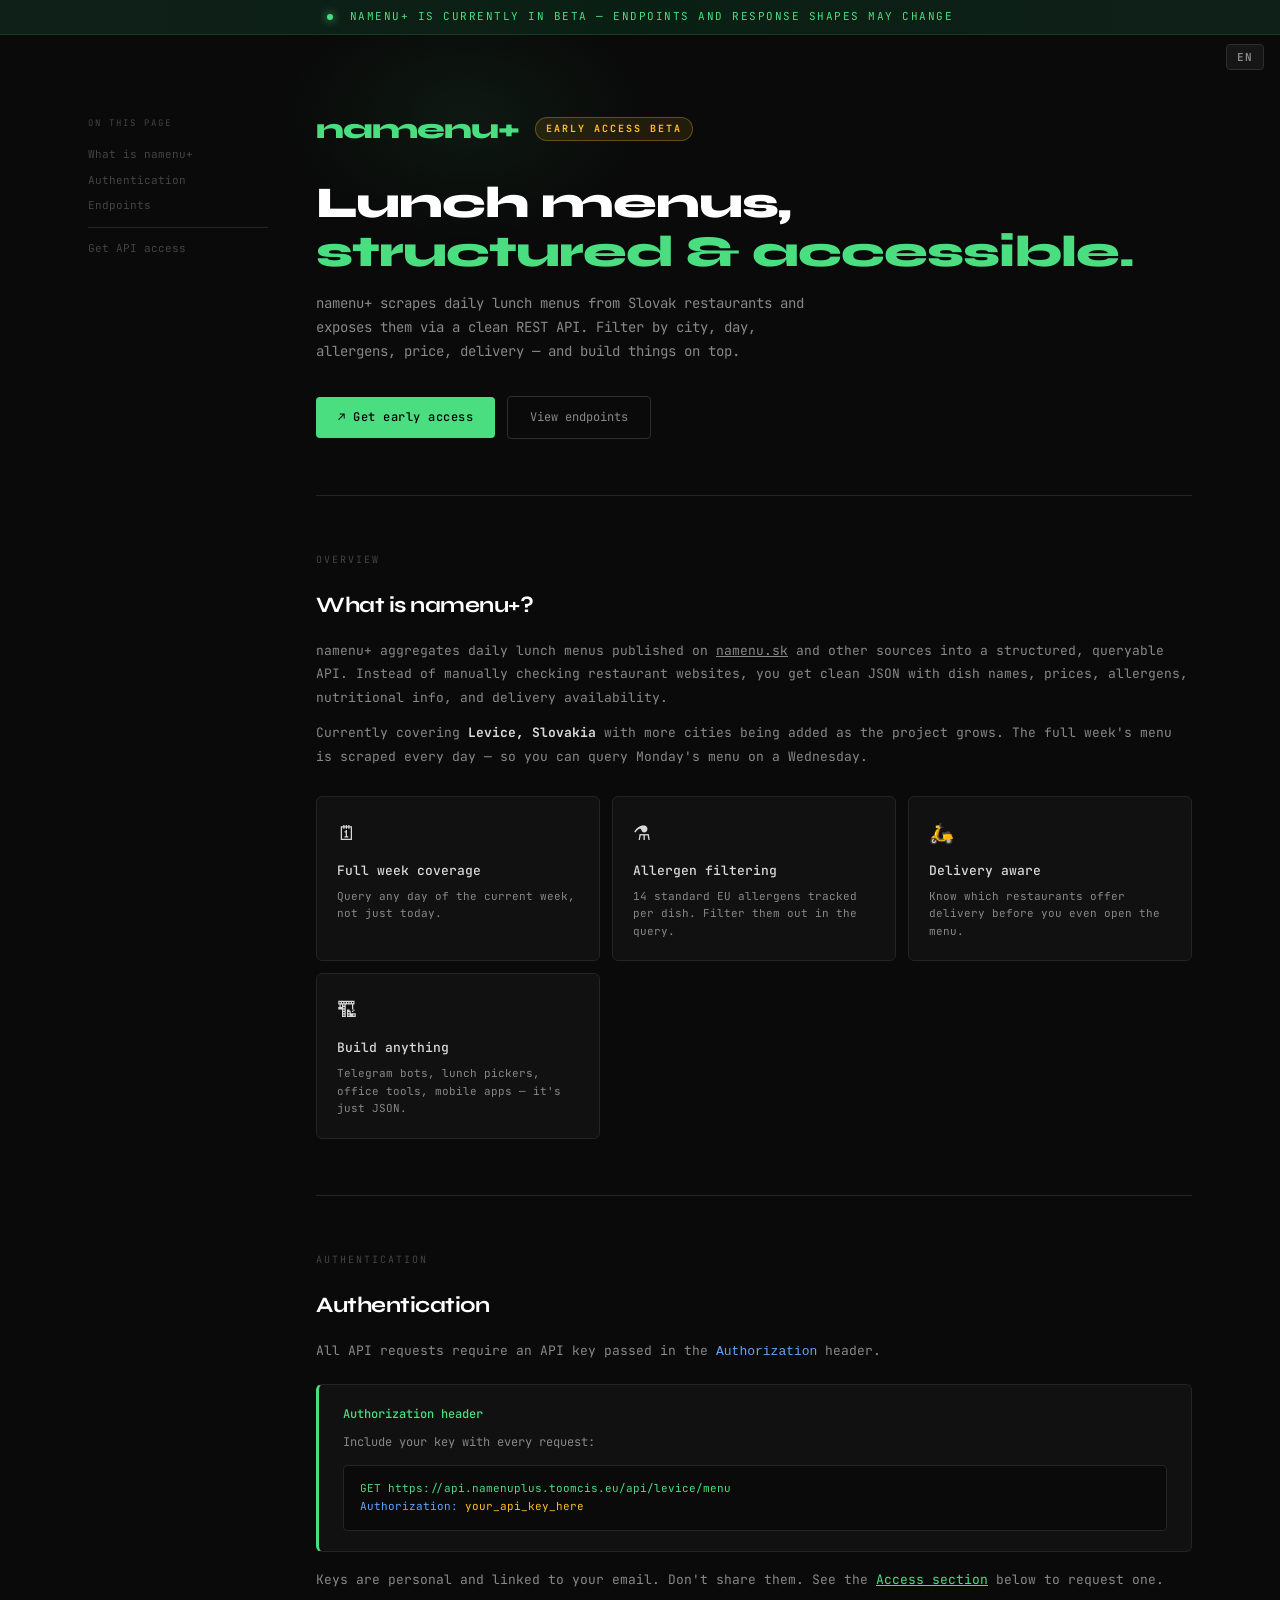
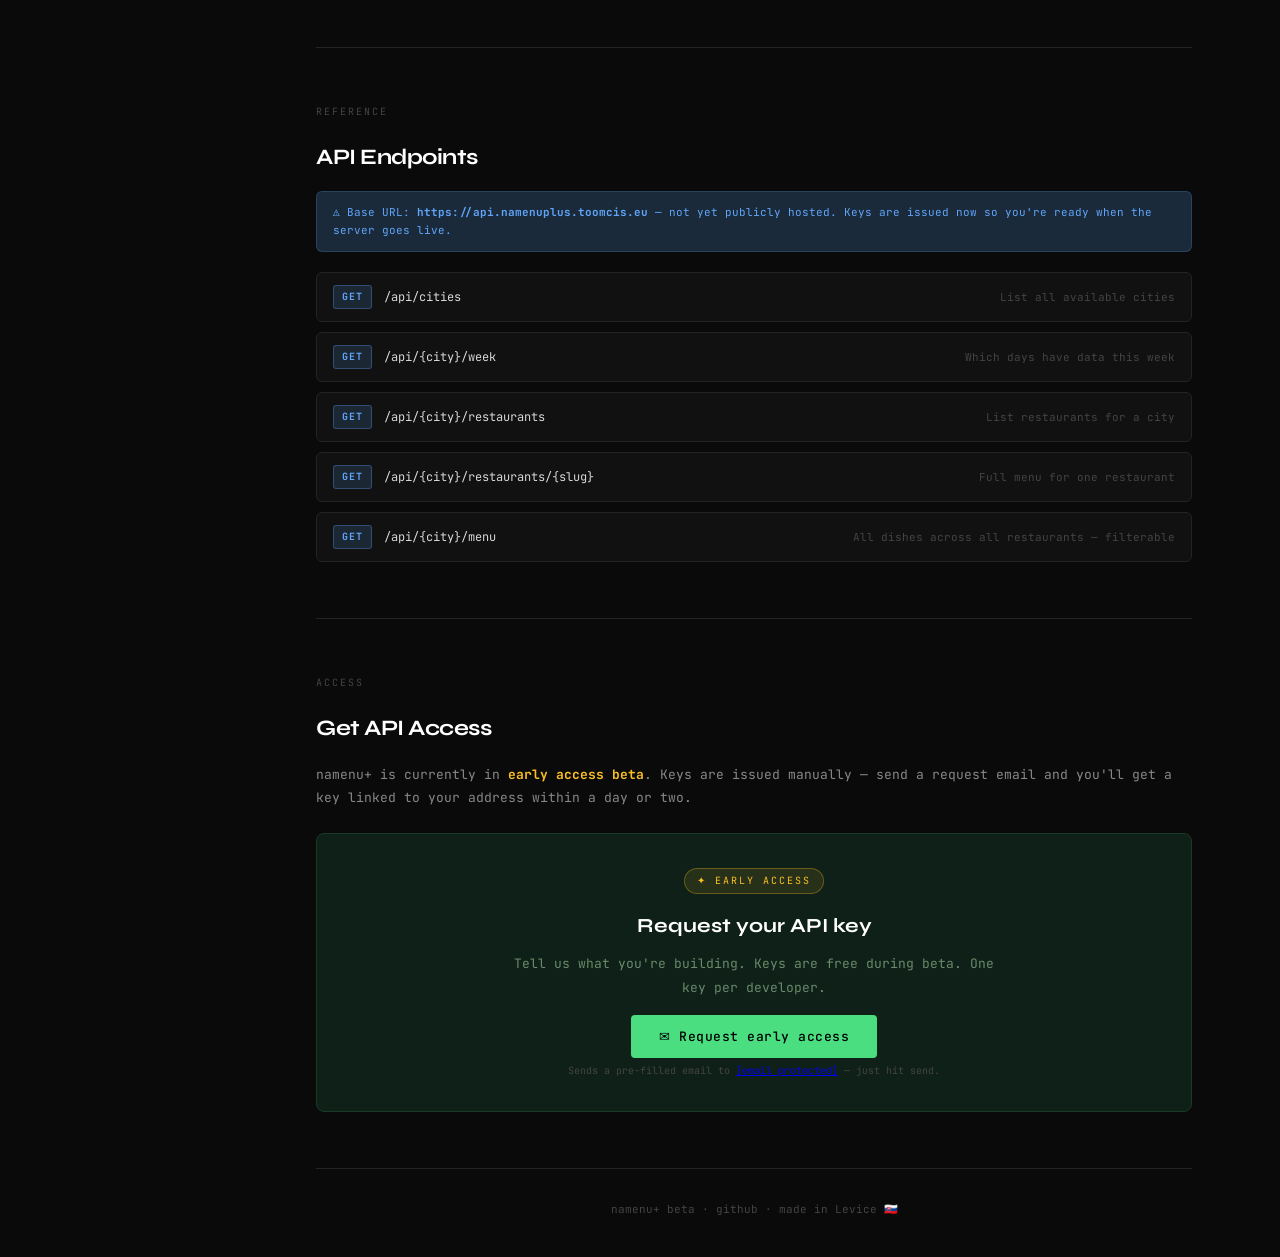
<file: api/index.html>
<!DOCTYPE html>
<html lang="en">
<head>
<meta charset="UTF-8">
<meta name="viewport" content="width=device-width, initial-scale=1.0">
<title>ToMenu API — Dokumentácia pre vývojárov</title>
<meta name="description" content="Oficiálna API dokumentácia ToMenu. REST API pre prístup k obedovým menu reštaurácií na Slovensku.">
<meta name="robots" content="index, follow">
<link rel="canonical" href="https://tomenu.sk/api">
<link rel="icon" type="image/png" href="/favicon.png">
<link rel="preconnect" href="https://fonts.googleapis.com">
<link href="https://fonts.googleapis.com/css2?family=JetBrains+Mono:wght@300;400;500;700&family=Syne:wght@400;600;700;800&display=swap" rel="stylesheet">
<link rel="stylesheet" href="style.css">
</head>
<body>

<div id="beta-bar">
  <span class="dot"></span>
  <span data-i18n="beta.bar">namenu+ is currently in beta — endpoints and response shapes may change</span>
</div>

<button id="lang-toggle" onclick="toggleLang()">EN</button>

<div class="page-wrap">
  <aside class="toc">
    <div class="toc-title" data-i18n="toc.title">On this page</div>
    <a href="#what"      data-i18n="toc.what">What is namenu+</a>
    <a href="#auth"      data-i18n="toc.auth">Authentication</a>
    <a href="#endpoints" data-i18n="toc.endpoints">Endpoints</a>
    <div class="toc-divider"></div>
    <a href="#access"    data-i18n="toc.access">Get API access</a>
  </aside>

  <div class="main-content">
    <div class="container">

      <header>
        <div class="logo-row">
          <span class="logo-mark">namenu+</span>
          <span class="beta-pill">Early Access Beta</span>
        </div>
        <h1 data-i18n="hero.title">Lunch menus,<br><span class="accent">structured &amp; accessible.</span></h1>
        <p class="tagline" data-i18n="hero.tagline">namenu+ scrapes daily lunch menus from Slovak restaurants and exposes them via a clean REST API. Filter by city, day, allergens, price, delivery — and build things on top.</p>
        <div class="cta-row">
          <a href="#access"    class="btn-primary" data-i18n="hero.cta_primary">↗ Get early access</a>
          <a href="#endpoints" class="btn-ghost"   data-i18n="hero.cta_secondary">View endpoints</a>
        </div>
      </header>

      <section id="what">
        <div class="section-label" data-i18n="what.label">overview</div>
        <h2 data-i18n="what.title">What is namenu+?</h2>
        <p data-i18n="what.p1">namenu+ aggregates daily lunch menus published on <a href="https://namenu.sk" style="color:var(--text2)">namenu.sk</a> and other sources into a structured, queryable API. Instead of manually checking restaurant websites, you get clean JSON with dish names, prices, allergens, nutritional info, and delivery availability.</p>
        <p data-i18n="what.p2">Currently covering <strong style="color:var(--text)">Levice, Slovakia</strong> with more cities being added as the project grows. The full week's menu is scraped every day — so you can query Monday's menu on a Wednesday.</p>
        <div class="feature-grid">
          <div class="feature-card">
            <div class="feature-icon">🗓</div>
            <div class="feature-title" data-i18n="feat.week.title">Full week coverage</div>
            <div class="feature-desc"  data-i18n="feat.week.desc">Query any day of the current week, not just today.</div>
          </div>
          <div class="feature-card">
            <div class="feature-icon">⚗</div>
            <div class="feature-title" data-i18n="feat.allergen.title">Allergen filtering</div>
            <div class="feature-desc"  data-i18n="feat.allergen.desc">14 standard EU allergens tracked per dish. Filter them out in the query.</div>
          </div>
          <div class="feature-card">
            <div class="feature-icon">🛵</div>
            <div class="feature-title" data-i18n="feat.delivery.title">Delivery aware</div>
            <div class="feature-desc"  data-i18n="feat.delivery.desc">Know which restaurants offer delivery before you even open the menu.</div>
          </div>
          <div class="feature-card">
            <div class="feature-icon">🏗</div>
            <div class="feature-title" data-i18n="feat.build.title">Build anything</div>
            <div class="feature-desc"  data-i18n="feat.build.desc">Telegram bots, lunch pickers, office tools, mobile apps — it's just JSON.</div>
          </div>
        </div>
      </section>

      <section id="auth">
        <div class="section-label" data-i18n="auth.label">authentication</div>
        <h2 data-i18n="auth.title">Authentication</h2>
        <p data-i18n="auth.p1">All API requests require an API key passed in the <code style="color:var(--blue)">Authorization</code> header.</p>
        <div class="auth-box">
          <div class="auth-title" data-i18n="auth.box_title">Authorization header</div>
          <p data-i18n="auth.box_p">Include your key with every request:</p>
          <div class="code-block">GET https://api.namenuplus.toomcis.eu/api/levice/menu
<span class="key">Authorization:</span> <span class="val">your_api_key_here</span></div>
        </div>
        <p style="margin-top:16px" data-i18n="auth.p2">Keys are personal and linked to your email. Don't share them. See the <a href="#access" style="color:var(--green)">Access section</a> below to request one.</p>
      </section>

      <section id="endpoints">
        <div class="section-label" data-i18n="ep.label">reference</div>
        <h2 data-i18n="ep.title">API Endpoints</h2>
        <div class="notice" data-i18n="ep.notice">⚠ Base URL: <strong>https://api.namenuplus.toomcis.eu</strong> — not yet publicly hosted. Keys are issued now so you're ready when the server goes live.</div>

        <div class="endpoint-list">

          <div class="endpoint">
            <div class="endpoint-header" onclick="toggleEndpoint(this)">
              <span class="method get">GET</span>
              <span class="endpoint-path">/api/cities</span>
              <span class="endpoint-desc" data-i18n="ep.cities.desc">List all available cities</span>
            </div>
            <div class="endpoint-body">
              <p data-i18n="ep.cities.p">Returns all cities that have been scraped at least once.</p>
              <div class="code-block"><span class="dim">// GET /api/cities</span>
[
  { <span class="key">"id"</span>: <span class="val">1</span>, <span class="key">"name"</span>: <span class="str">"Levice"</span>, <span class="key">"slug"</span>: <span class="str">"levice"</span>, <span class="key">"url"</span>: <span class="str">"https://lv.namenu.sk/"</span> }
]</div>
            </div>
          </div>

          <div class="endpoint">
            <div class="endpoint-header" onclick="toggleEndpoint(this)">
              <span class="method get">GET</span>
              <span class="endpoint-path">/api/{city}/week</span>
              <span class="endpoint-desc" data-i18n="ep.week.desc">Which days have data this week</span>
            </div>
            <div class="endpoint-body">
              <table class="param-table">
                <thead><tr><th data-i18n="th.param">param</th><th data-i18n="th.type">type</th><th data-i18n="th.desc">description</th><th></th></tr></thead>
                <tbody>
                  <tr><td class="param-name">city</td><td class="param-type">path</td><td class="param-desc" data-i18n="param.city">City slug e.g. <code>levice</code></td><td class="param-req" data-i18n="param.required">required</td></tr>
                </tbody>
              </table>
              <div class="code-block"><span class="dim">// GET /api/levice/week</span>
[
  { <span class="key">"date"</span>: <span class="str">"2026-03-09"</span>, <span class="key">"has_data"</span>: <span class="val">true</span>,  <span class="key">"item_count"</span>: <span class="val">182</span> },
  { <span class="key">"date"</span>: <span class="str">"2026-03-10"</span>, <span class="key">"has_data"</span>: <span class="val">true</span>,  <span class="key">"item_count"</span>: <span class="val">176</span> },
  { <span class="key">"date"</span>: <span class="str">"2026-03-11"</span>, <span class="key">"has_data"</span>: <span class="val">false</span>, <span class="key">"item_count"</span>: <span class="val">0</span>   },
  ...
]</div>
            </div>
          </div>

          <div class="endpoint">
            <div class="endpoint-header" onclick="toggleEndpoint(this)">
              <span class="method get">GET</span>
              <span class="endpoint-path">/api/{city}/restaurants</span>
              <span class="endpoint-desc" data-i18n="ep.rests.desc">List restaurants for a city</span>
            </div>
            <div class="endpoint-body">
              <table class="param-table">
                <thead><tr><th data-i18n="th.param">param</th><th data-i18n="th.type">type</th><th data-i18n="th.desc">description</th><th></th></tr></thead>
                <tbody>
                  <tr><td class="param-name">city</td><td class="param-type">path</td><td class="param-desc" data-i18n="param.city">City slug</td><td class="param-req" data-i18n="param.required">required</td></tr>
                  <tr><td class="param-name">date</td><td class="param-type">query</td><td class="param-desc" data-i18n="param.date">YYYY-MM-DD, defaults to today</td><td class="param-opt" data-i18n="param.optional">optional</td></tr>
                  <tr><td class="param-name">delivery</td><td class="param-type">query</td><td class="param-desc" data-i18n="param.delivery">true/false — filter by delivery</td><td class="param-opt" data-i18n="param.optional">optional</td></tr>
                </tbody>
              </table>
            </div>
          </div>

          <div class="endpoint">
            <div class="endpoint-header" onclick="toggleEndpoint(this)">
              <span class="method get">GET</span>
              <span class="endpoint-path">/api/{city}/restaurants/{slug}</span>
              <span class="endpoint-desc" data-i18n="ep.rest.desc">Full menu for one restaurant</span>
            </div>
            <div class="endpoint-body">
              <table class="param-table">
                <thead><tr><th data-i18n="th.param">param</th><th data-i18n="th.type">type</th><th data-i18n="th.desc">description</th><th></th></tr></thead>
                <tbody>
                  <tr><td class="param-name">city</td><td class="param-type">path</td><td class="param-desc" data-i18n="param.city">City slug</td><td class="param-req" data-i18n="param.required">required</td></tr>
                  <tr><td class="param-name">slug</td><td class="param-type">path</td><td class="param-desc" data-i18n="param.slug">Restaurant slug</td><td class="param-req" data-i18n="param.required">required</td></tr>
                  <tr><td class="param-name">date</td><td class="param-type">query</td><td class="param-desc" data-i18n="param.date">YYYY-MM-DD, defaults to today</td><td class="param-opt" data-i18n="param.optional">optional</td></tr>
                </tbody>
              </table>
              <div class="code-block"><span class="dim">// GET /api/levice/restaurants/restauracia-moja</span>
{
  <span class="key">"name"</span>: <span class="str">"Reštaurácia Moja"</span>,
  <span class="key">"delivery"</span>: <span class="val">true</span>,
  <span class="key">"address"</span>: <span class="str">"Ul. Sv. Michala 12, Levice"</span>,
  <span class="key">"menu"</span>: [
    {
      <span class="key">"type"</span>: <span class="str">"soup"</span>,
      <span class="key">"name"</span>: <span class="str">"Paradajková polievka"</span>,
      <span class="key">"price_eur"</span>: <span class="val">1.40</span>,
      <span class="key">"allergens"</span>: [<span class="val">1</span>, <span class="val">7</span>],
      <span class="key">"nutrition"</span>: { <span class="key">"kcal"</span>: <span class="val">180</span>, <span class="key">"protein_g"</span>: <span class="val">4</span> }
    }
  ]
}</div>
            </div>
          </div>

          <div class="endpoint">
            <div class="endpoint-header" onclick="toggleEndpoint(this)">
              <span class="method get">GET</span>
              <span class="endpoint-path">/api/{city}/menu</span>
              <span class="endpoint-desc" data-i18n="ep.menu.desc">All dishes across all restaurants — filterable</span>
            </div>
            <div class="endpoint-body">
              <table class="param-table">
                <thead><tr><th data-i18n="th.param">param</th><th data-i18n="th.type">type</th><th data-i18n="th.desc">description</th><th></th></tr></thead>
                <tbody>
                  <tr><td class="param-name">city</td><td class="param-type">path</td><td class="param-desc" data-i18n="param.city">City slug</td><td class="param-req" data-i18n="param.required">required</td></tr>
                  <tr><td class="param-name">date</td><td class="param-type">query</td><td class="param-desc" data-i18n="param.date">YYYY-MM-DD, defaults to today</td><td class="param-opt" data-i18n="param.optional">optional</td></tr>
                  <tr><td class="param-name">type</td><td class="param-type">query</td><td class="param-desc" data-i18n="param.type"><code>soup</code> / <code>main</code> / <code>dessert</code></td><td class="param-opt" data-i18n="param.optional">optional</td></tr>
                  <tr><td class="param-name">delivery</td><td class="param-type">query</td><td class="param-desc" data-i18n="param.delivery2">true/false</td><td class="param-opt" data-i18n="param.optional">optional</td></tr>
                  <tr><td class="param-name">max_price</td><td class="param-type">query</td><td class="param-desc" data-i18n="param.maxprice">Max price in EUR</td><td class="param-opt" data-i18n="param.optional">optional</td></tr>
                  <tr><td class="param-name">exclude_allergens</td><td class="param-type">query</td><td class="param-desc" data-i18n="param.allergens">Comma-separated allergen numbers e.g. <code>1,7,14</code></td><td class="param-opt" data-i18n="param.optional">optional</td></tr>
                  <tr><td class="param-name">limit</td><td class="param-type">query</td><td class="param-desc" data-i18n="param.limit">Max results, default 50, max 200</td><td class="param-opt" data-i18n="param.optional">optional</td></tr>
                  <tr><td class="param-name">offset</td><td class="param-type">query</td><td class="param-desc" data-i18n="param.offset">Pagination offset</td><td class="param-opt" data-i18n="param.optional">optional</td></tr>
                </tbody>
              </table>
              <div class="code-block"><span class="dim">// GET /api/levice/menu?type=soup&max_price=2.00&exclude_allergens=7</span>
{
  <span class="key">"date"</span>: <span class="str">"2026-03-05"</span>,
  <span class="key">"count"</span>: <span class="val">14</span>,
  <span class="key">"offset"</span>: <span class="val">0</span>,
  <span class="key">"results"</span>: [ <span class="dim">...</span> ]
}</div>
            </div>
          </div>

        </div>
      </section>

      <section id="access">
        <div class="section-label" data-i18n="access.label">access</div>
        <h2 data-i18n="access.title">Get API Access</h2>
        <p data-i18n="access.p">namenu+ is currently in <strong style="color:var(--amber)">early access beta</strong>. Keys are issued manually — send a request email and you'll get a key linked to your address within a day or two.</p>
        <div class="access-box">
          <div class="early-tag" data-i18n="access.tag">✦ Early Access</div>
          <h3 data-i18n="access.box_title">Request your API key</h3>
          <p data-i18n="access.box_p">Tell us what you're building. Keys are free during beta. One key per developer.</p>
          <a id="access-btn" href="#" class="btn-primary" onclick="openMailto(event)" data-i18n="access.btn">✉ Request early access</a>
          <div class="access-note" data-i18n="access.note">Sends a pre-filled email to <a href="/cdn-cgi/l/email-protection" class="__cf_email__" data-cfemail="e98a86879d888a9da99d8686848a809ac78c9c">[email&#160;protected]</a> — just hit send.</div>
        </div>
      </section>

      <footer>
        <span data-i18n="footer.left">namenu+ beta · <a href="https://github.com/toomcis/namenuPlus">github</a> · made in Levice 🇸🇰</span>
        <span><a href="/cdn-cgi/l/email-protection#402
</file>
<file: api/style.css>
:root {
    --bg:        #0a0a0a;
    --bg1:       #111111;
    --bg2:       #161616;
    --bg3:       #1c1c1c;
    --border:    #242424;
    --border2:   #2e2e2e;
    --text:      #d8d8d8;
    --text2:     #888;
    --text3:     #444;
    --green:     #4ade80;
    --green-dim: #1a3a28;
    --green-bg:  #0f2018;
    --blue:      #60a5fa;
    --blue-dim:  #1a2a3a;
    --amber:     #fbbf24;
    --red:       #f87171;
    --mono: 'JetBrains Mono', monospace;
    --sans: 'Syne', sans-serif;
  }

  * { box-sizing: border-box; margin: 0; padding: 0; }
  html { scroll-behavior: smooth; }

  body {
    font-family: var(--mono);
    background: var(--bg);
    color: var(--text);
    min-height: 100vh;
    line-height: 1.6;
  }

  /* ── beta banner ── */
  #beta-bar {
    background: linear-gradient(90deg, var(--green-bg), #0a1f14, var(--green-bg));
    border-bottom: 1px solid var(--green-dim);
    padding: 8px 24px;
    text-align: center;
    font-size: 11px;
    color: var(--green);
    letter-spacing: 1.5px;
    text-transform: uppercase;
    position: sticky;
    top: 0;
    z-index: 100;
    animation: pulse-bar 4s ease-in-out infinite;
  }
  @keyframes pulse-bar {
    0%, 100% { opacity: 1; }
    50% { opacity: 0.7; }
  }
  #beta-bar .dot {
    display: inline-block;
    width: 6px; height: 6px;
    border-radius: 50%;
    background: var(--green);
    margin-right: 8px;
    vertical-align: middle;
    box-shadow: 0 0 8px var(--green);
    animation: blink 1.5s ease-in-out infinite;
  }
  @keyframes blink { 0%,100%{opacity:1} 50%{opacity:0.3} }

  /* ── layout ── */
  .container { max-width: 900px; margin: 0 auto; padding: 0 28px; }

  /* ── header ── */
  header {
    padding: 72px 0 56px;
    border-bottom: 1px solid var(--border);
    position: relative;
  }
  header::before {
    content: '';
    position: absolute;
    top: -60px; left: -60px;
    width: 420px; height: 280px;
    background: radial-gradient(ellipse, rgba(74,222,128,0.07) 0%, transparent 65%);
    pointer-events: none;
    z-index: 0;
  }
  header > * { position: relative; z-index: 1; }
  .logo-row {
    display: flex;
    align-items: center;
    gap: 16px;
    margin-bottom: 28px;
  }
  .logo-mark {
    font-family: var(--sans);
    font-size: 28px;
    font-weight: 800;
    color: var(--green);
    letter-spacing: -1px;
  }
  .beta-pill {
    font-size: 10px;
    font-weight: 700;
    letter-spacing: 2px;
    text-transform: uppercase;
    color: var(--amber);
    background: rgba(251,191,36,0.1);
    border: 1px solid rgba(251,191,36,0.3);
    padding: 3px 10px;
    border-radius: 20px;
  }
  h1 {
    font-family: var(--sans);
    font-size: clamp(28px, 5vw, 44px);
    font-weight: 800;
    line-height: 1.1;
    color: #fff;
    margin-bottom: 16px;
    letter-spacing: -1px;
  }
  h1 .accent { color: var(--green); }
  .tagline {
    font-size: 14px;
    color: var(--text2);
    max-width: 520px;
    line-height: 1.7;
    margin-bottom: 32px;
  }
  /* ── Legal footer links — append to style.css ── */
  footer { display: flex; flex-direction: column; gap: 10px; }
  .footer-main { display: flex; justify-content: space-between; flex-wrap: wrap; gap: 8px; }
  .footer-legal { display: flex; gap: 6px; flex-wrap: wrap; font-size: 11px; opacity: 0.5; }
  .footer-legal a { color: inherit; text-decoration: none; }
  .footer-legal a:hover { opacity: 1; text-decoration: underline; }
  .footer-legal .sep { opacity: 0.4; }

  .cta-row { display: flex; gap: 12px; flex-wrap: wrap; align-items: center; }
  .btn-primary {
    font-family: var(--mono);
    font-size: 12px;
    font-weight: 500;
    padding: 11px 22px;
    background: var(--green);
    color: #000;
    border: none;
    border-radius: 4px;
    cursor: pointer;
    text-decoration: none;
    transition: all 0.15s;
    letter-spacing: 0.5px;
  }
  .btn-primary:hover { background: #6ee89a; transform: translateY(-1px); }
  .btn-ghost {
    font-family: var(--mono);
    font-size: 12px;
    padding: 11px 22px;
    background: transparent;
    color: var(--text2);
    border: 1px solid var(--border2);
    border-radius: 4px;
    cursor: pointer;
    text-decoration: none;
    transition: all 0.15s;
  }
  .btn-ghost:hover { border-color: var(--green); color: var(--text); }

  /* ── sections ── */
  section { padding: 56px 0; border-bottom: 1px solid var(--border); }
  section:last-child { border-bottom: none; }
  .section-label {
    font-size: 10px;
    letter-spacing: 2px;
    text-transform: uppercase;
    color: var(--text3);
    margin-bottom: 20px;
  }
  h2 {
    font-family: var(--sans);
    font-size: 22px;
    font-weight: 700;
    color: #fff;
    margin-bottom: 16px;
    letter-spacing: -0.5px;
  }
  p { font-size: 13px; color: var(--text2); line-height: 1.8; margin-bottom: 12px; }
  p:last-child { margin-bottom: 0; }

  /* ── what is this ── */
  .feature-grid {
    display: grid;
    grid-template-columns: repeat(auto-fit, minmax(240px, 1fr));
    gap: 12px;
    margin-top: 28px;
  }
  .feature-card {
    background: var(--bg1);
    border: 1px solid var(--border);
    border-radius: 6px;
    padding: 20px;
    transition: border-color 0.15s;
  }
  .feature-card:hover { border-color: var(--border2); }
  .feature-icon { font-size: 20px; margin-bottom: 12px; }
  .feature-title { font-size: 13px; font-weight: 500; color: var(--text); margin-bottom: 6px; }
  .feature-desc { font-size: 11px; color: var(--text2); line-height: 1.6; }

  /* ── endpoints ── */
  .endpoint-list { display: flex; flex-direction: column; gap: 10px; margin-top: 20px; }
  .endpoint {
    background: var(--bg1);
    border: 1px solid var(--border);
    border-radius: 6px;
    overflow: hidden;
  }
  .endpoint-header {
    display: flex;
    align-items: center;
    gap: 12px;
    padding: 12px 16px;
    cursor: pointer;
    user-select: none;
  }
  .endpoint-header:hover { background: var(--bg2); }
  .method {
    font-size: 10px;
    font-weight: 700;
    letter-spacing: 1px;
    padding: 3px 8px;
    border-radius: 3px;
    flex-shrink: 0;
  }
  .get  { background: rgba(96,165,250,0.15); color: var(--blue); border: 1px solid rgba(96,165,250,0.3); }
  .post { background: rgba(74,222,128,0.15); color: var(--green); border: 1px solid rgba(74,222,128,0.3); }
  .endpoint-path {
    font-size: 12px;
    color: var(--text);
    flex: 1;
    font-family: var(--mono);
  }
  .endpoint-desc { font-size: 11px; color: var(--text3); }
  .endpoint-body {
    display: none;
    padding: 0 16px 16px;
    border-top: 1px solid var(--border);
  }
  .endpoint-body.open { display: block; }
  .param-table { width: 100%; border-collapse: collapse; margin-top: 12px; }
  .param-table th {
    text-align: left; font-size: 9px; letter-spacing: 1px; text-transform: uppercase;
    color: var(--text3); padding: 6px 8px; border-bottom: 1px solid var(--border); font-weight: 400;
  }
  .param-table td { font-size: 11px; padding: 7px 8px; border-bottom: 1px solid var(--border); vertical-align: top; }
  .param-table tr:last-child td { border-bottom: none; }
  .param-name { color: var(--blue); font-family: var(--mono); }
  .param-type { color: var(--text3); font-family: var(--mono); font-size: 10px; }
  .param-desc { color: var(--text2); }
  .param-req  { color: var(--amber); font-size: 9px; }
  .param-opt  { color: var(--text3); font-size: 9px; }

  /* ── code block ── */
  .code-block {
    background: var(--bg);
    border: 1px solid var(--border);
    border-radius: 4px;
    padding: 14px 16px;
    font-size: 11px;
    color: var(--green);
    overflow-x: auto;
    margin-top: 12px;
    white-space: pre;
    line-height: 1.6;
  }
  .code-block .dim  { color: var(--text3); }
  .code-block .key  { color: var(--blue); }
  .code-block .val  { color: var(--amber); }
  .code-block .str  { color: var(--green); }

  /* ── auth section ── */
  .auth-box {
    background: var(--bg1);
    border: 1px solid var(--border);
    border-left: 3px solid var(--green);
    border-radius: 6px;
    padding: 20px 24px;
    margin-top: 20px;
  }
  .auth-box .auth-title { font-size: 12px; color: var(--green); margin-bottom: 8px; font-weight: 500; }
  .auth-box p { font-size: 12px; }

  /* ── access section ── */
  .access-box {
    background: var(--green-bg);
    border: 1px solid var(--green-dim);
    border-radius: 8px;
    padding: 32px;
    margin-top: 24px;
    text-align: center;
  }
  .access-box .early-tag {
    display: inline-block;
    font-size: 10px;
    letter-spacing: 2px;
    text-transform: uppercase;
    color: var(--amber);
    background: rgba(251,191,36,0.1);
    border: 1px solid rgba(251,191,36,0.3);
    padding: 4px 12px;
    border-radius: 20px;
    margin-bottom: 16px;
  }
  .access-box h3 {
    font-family: var(--sans);
    font-size: 20px;
    font-weight: 700;
    color: #fff;
    margin-bottom: 10px;
  }
  .access-box p { font-size: 13px; color: #6a8a6a; margin-bottom: 24px; max-width: 480px; margin-left: auto; margin-right: auto; }
  .access-box .btn-primary { font-size: 13px; padding: 13px 28px; }
  .access-note { font-size: 10px; color: var(--text3); margin-top: 14px; }

  /* ── base url notice ── */
  .notice {
    background: var(--blue-dim);
    border: 1px solid rgba(96,165,250,0.2);
    border-radius: 6px;
    padding: 12px 16px;
    font-size: 11px;
    color: var(--blue);
    margin-bottom: 20px;
  }

  /* ── footer ── */
  footer {
    padding: 32px 0;
    font-size: 11px;
    color: var(--text3);
    display: flex;
    justify-content: space-between;
    align-items: center;
    flex-wrap: wrap;
    gap: 8px;
  }
  footer a { color: var(--text3); text-decoration: none; }
  footer a:hover { color: var(--text2); }

  /* ── TOC sidebar — hidden on mobile, shown on wide screens ── */
  .toc { display: none; }

  @media (min-width: 1100px) {
    .page-wrap {
      display: flex;
      gap: 48px;
      align-items: flex-start;
      max-width: 1160px;
      margin: 0 auto;
      padding: 0 28px;
    }
    .toc {
      display: block;
      width: 180px;
      flex-shrink: 0;
      position: sticky;
      top: 60px;
      padding-top: 56px;
    }
    .toc-title { font-size: 9px; letter-spacing: 2px; text-transform: uppercase; color: var(--text3); margin-bottom: 12px; }
    .toc a { display: block; font-size: 11px; color: var(--text3); text-decoration: none; padding: 4px 0; transition: color 0.1s; }
    .toc a:hover { color: var(--text2); }
    .toc a.active { color: var(--green); }
    .toc-divider { height: 1px; background: var(--border); margin: 8px 0; }
    .main-content { flex: 1; min-width: 0; }
    .container { max-width: 100%; padding: 0; }
  }

/* ── mobile ── */
@media (max-width: 640px) {
  #beta-bar { font-size: 10px; padding: 7px 12px; letter-spacing: 0.8px; }
  header { padding: 40px 0 36px; }
  .logo-mark { font-size: 22px; }
  h1 { font-size: 26px; letter-spacing: -0.5px; }
  .tagline { font-size: 13px; }
  .cta-row { flex-direction: column; align-items: stretch; }
  .btn-primary, .btn-ghost { text-align: center; padding: 13px 16px; font-size: 13px; }
  section { padding: 36px 0; }
  h2 { font-size: 18px; }
  .feature-grid { grid-template-columns: 1fr; gap: 8px; }
  .feature-card { padding: 16px; }
  .endpoint-path { font-size: 11px; word-break: break-all; }
  .endpoint-desc { display: none; }
  .code-block { font-size: 10px; padding: 12px; }
  .param-table { font-size: 10px; }
  .param-table th { font-size: 8px; }
  .access-box { padding: 24px 18px; }
  .access-box h3 { font-size: 17px; }
  .access-box p { font-size: 12px; }
  footer { flex-direction: column; gap: 6px; text-align: center; }
  .notice { font-size: 10px; }
  .container { padding: 0 18px; }
  .auth-box { padding: 16px 18px; }
}

/* ── lang toggle — add to api/style.css ── */
#lang-toggle {
  position: fixed;
  top: 44px;
  right: 16px;
  z-index: 200;
  font-family: var(--mono);
  font-size: 11px;
  font-weight: 700;
  letter-spacing: 1px;
  padding: 5px 10px;
  background: var(--bg2);
  border: 1px solid var(--border2);
  color: var(--text2);
  border-radius: 4px;
  cursor: pointer;
  transition: all 0.15s;
}
#lang-toggle:hover {
  border-color: var(--green);
  color: var(--green);
}
@media (max-width: 640px) {
  #lang-toggle { top: 40px; right: 10px; font-size: 10px; padding: 4px 8px; }
}


@media (max-width: 400px) {
  h1 { font-size: 22px; }
  .logo-mark { font-size: 20px; }
  .beta-pill { font-size: 9px; padding: 2px 8px; }
  .endpoint-path { font-size: 10px; }
}
</file>
